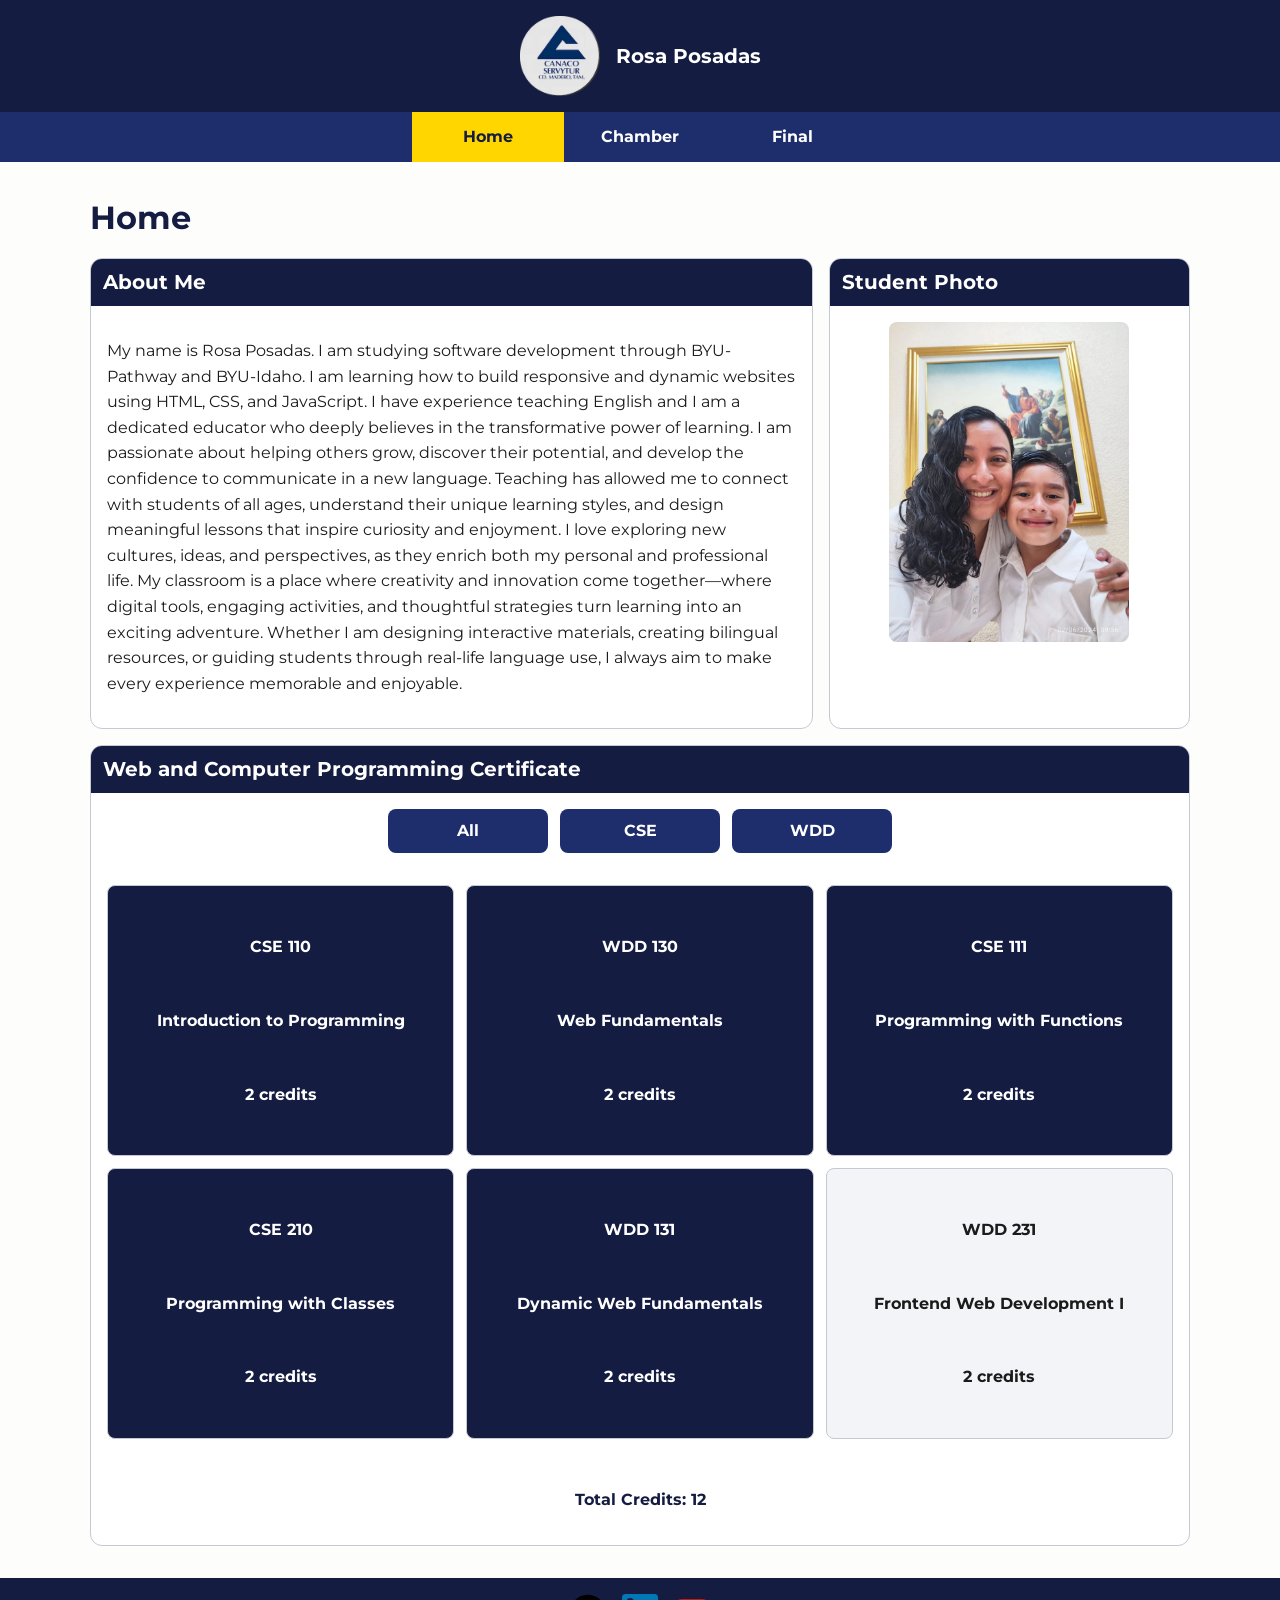
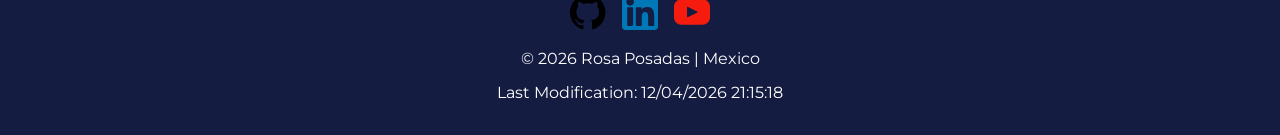
<file: index.html>
<!DOCTYPE html>
<html lang="en">

<head>
    <meta charset="UTF-8">

    <meta name="viewport" content="width=device-width, initial-scale=1.0">

    <meta name="description"
        content="WDD 231 course home page for Rosa Posadas. This page includes responsive navigation, course information, and dynamic course cards.">

    <meta name="author" content="Rosa Posadas">

    <title>WDD 231 | Course Home Page | Rosa Posadas</title>
    <link rel="icon" href="favicon.ico">
    
    <meta property="og:title" content="WDD 231 Course Home Page | Rosa Posadas">
    <meta property="og:description" content="Explore Rosa Posadas' WDD 231 course home page with course information.">
    <meta property="og:image" content="https://rosapos.github.io/wdd231/images/canaco-logo.webp">
    <meta property="og:url" content="https://rosapos.github.io/wdd231/">
    
    <link rel="preconnect" href="https://fonts.googleapis.com">
    <link rel="preconnect" href="https://fonts.gstatic.com" crossorigin>
    <link href="https://fonts.googleapis.com/css2?family=Montserrat:wght@400;600;700&display=swap" rel="stylesheet">

    <link rel="stylesheet" href="styles/normalize.css">
    <link rel="stylesheet" href="styles/small.css">
    <link rel="stylesheet" href="styles/larger.css">

    <script src="scripts/navigation.js" defer></script>
    <script src="scripts/dates.js" defer></script>
    <script src="scripts/courses.js" defer></script>
</head>

<body>
    <header>
        <div class="header-content">
            <img src="images/canaco-logo.webp" alt="CANACO Madero logo" class="site-logo">
            <span>Rosa Posadas</span>

            <button id="menuButton" aria-label="Open navigation menu">☰</button>
        </div>

        <nav id="navigation">
            <a class="active" href="index.html">Home</a>
            <a href="chamber/index.html">Chamber</a>
            <a href="final/index.html">Final</a>
        </nav>
    </header>

    <main>
        <h1>Home</h1>

        <div class="home-grid">
            <section class="card about-card">
                <h2>About Me</h2>
                <p>
                    My name is Rosa Posadas. I am studying software development through
                    BYU-Pathway and BYU-Idaho. I am learning how to build responsive and
                    dynamic websites using HTML, CSS, and JavaScript. I have experience
                    teaching English and I am a dedicated educator who deeply believes in
                    the transformative power of learning. I am passionate about helping
                    others grow, discover their potential, and develop the confidence to
                    communicate in a new language. Teaching has allowed me to connect with
                    students of all ages, understand their unique learning styles, and
                    design meaningful lessons that inspire curiosity and enjoyment.
                    I love exploring new cultures, ideas, and perspectives, as they enrich
                    both my personal and professional life. My classroom is a place where
                    creativity and innovation come together—where digital tools, engaging
                    activities, and thoughtful strategies turn learning into an exciting
                    adventure. Whether I am designing interactive materials, creating
                    bilingual resources, or guiding students through real-life language
                    use, I always aim to make every experience memorable and enjoyable.
                </p>
            </section>

            <section class="card photo-card">
                <h2>Student Photo</h2>
                <img src="images/profile.webp" alt="Rosa Posadas profile photo">
            </section>
        </div>

        <section class="card certificate-card">
            <h2>Web and Computer Programming Certificate</h2>

            <div class="filter-buttons">
                <button id="allButton">All</button>
                <button id="cseButton">CSE</button>
                <button id="wddButton">WDD</button>
            </div>

            <div id="courseContainer" class="course-container"></div>

            <p id="creditTotal" class="credit-total"></p>
        </section>
    </main>

    <footer>
        <div class="social-links">
            <a href="https://github.com/" target="_blank">
                <img src="images/github.svg" alt="GitHub">
            </a>

            <a href="https://www.linkedin.com/" target="_blank">
                <img src="images/linkedin.svg" alt="LinkedIn">
            </a>

            <a href="https://www.youtube.com/" target="_blank">
                <img src="images/youtube.svg" alt="YouTube">
            </a>
        </div>

        <p>
            &copy; <span id="currentyear"></span> Rosa Posadas | Mexico
        </p>

        <p id="lastModified"></p>
    </footer>
</body>

</html>
</file>
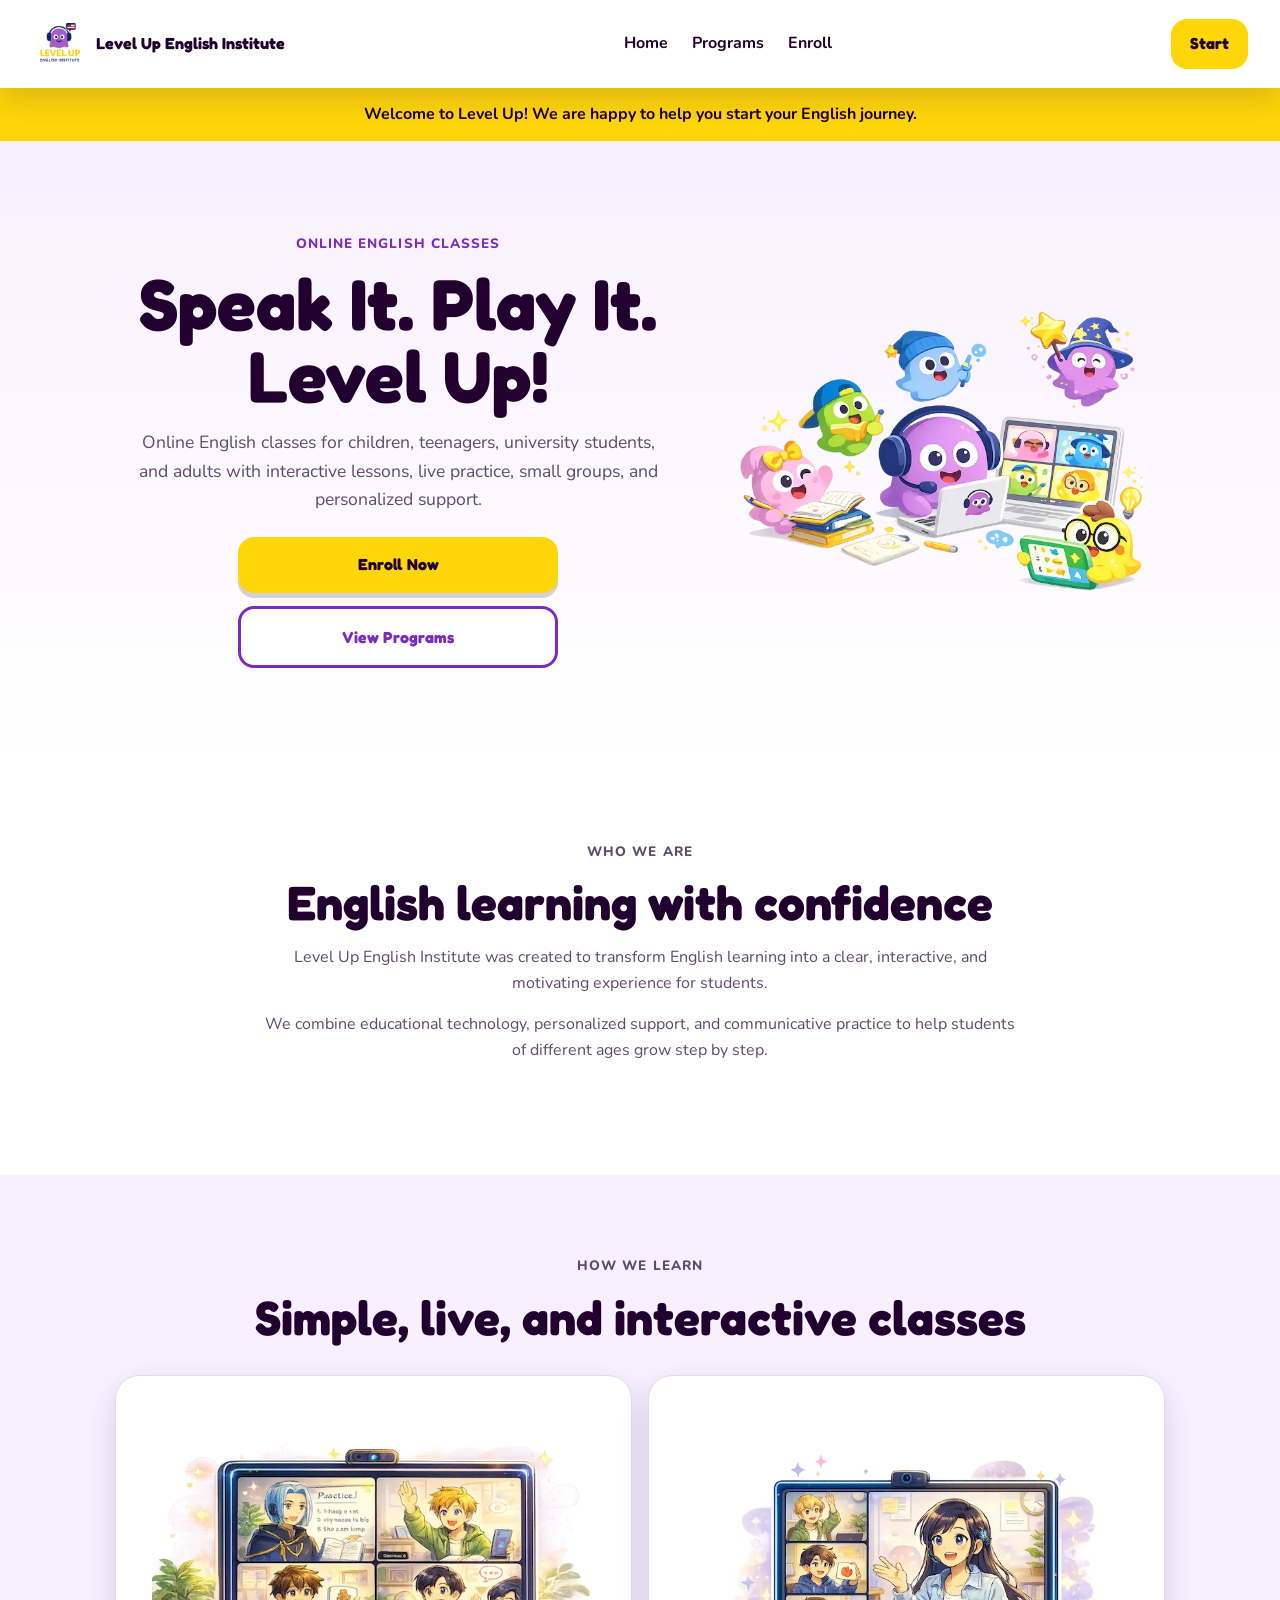
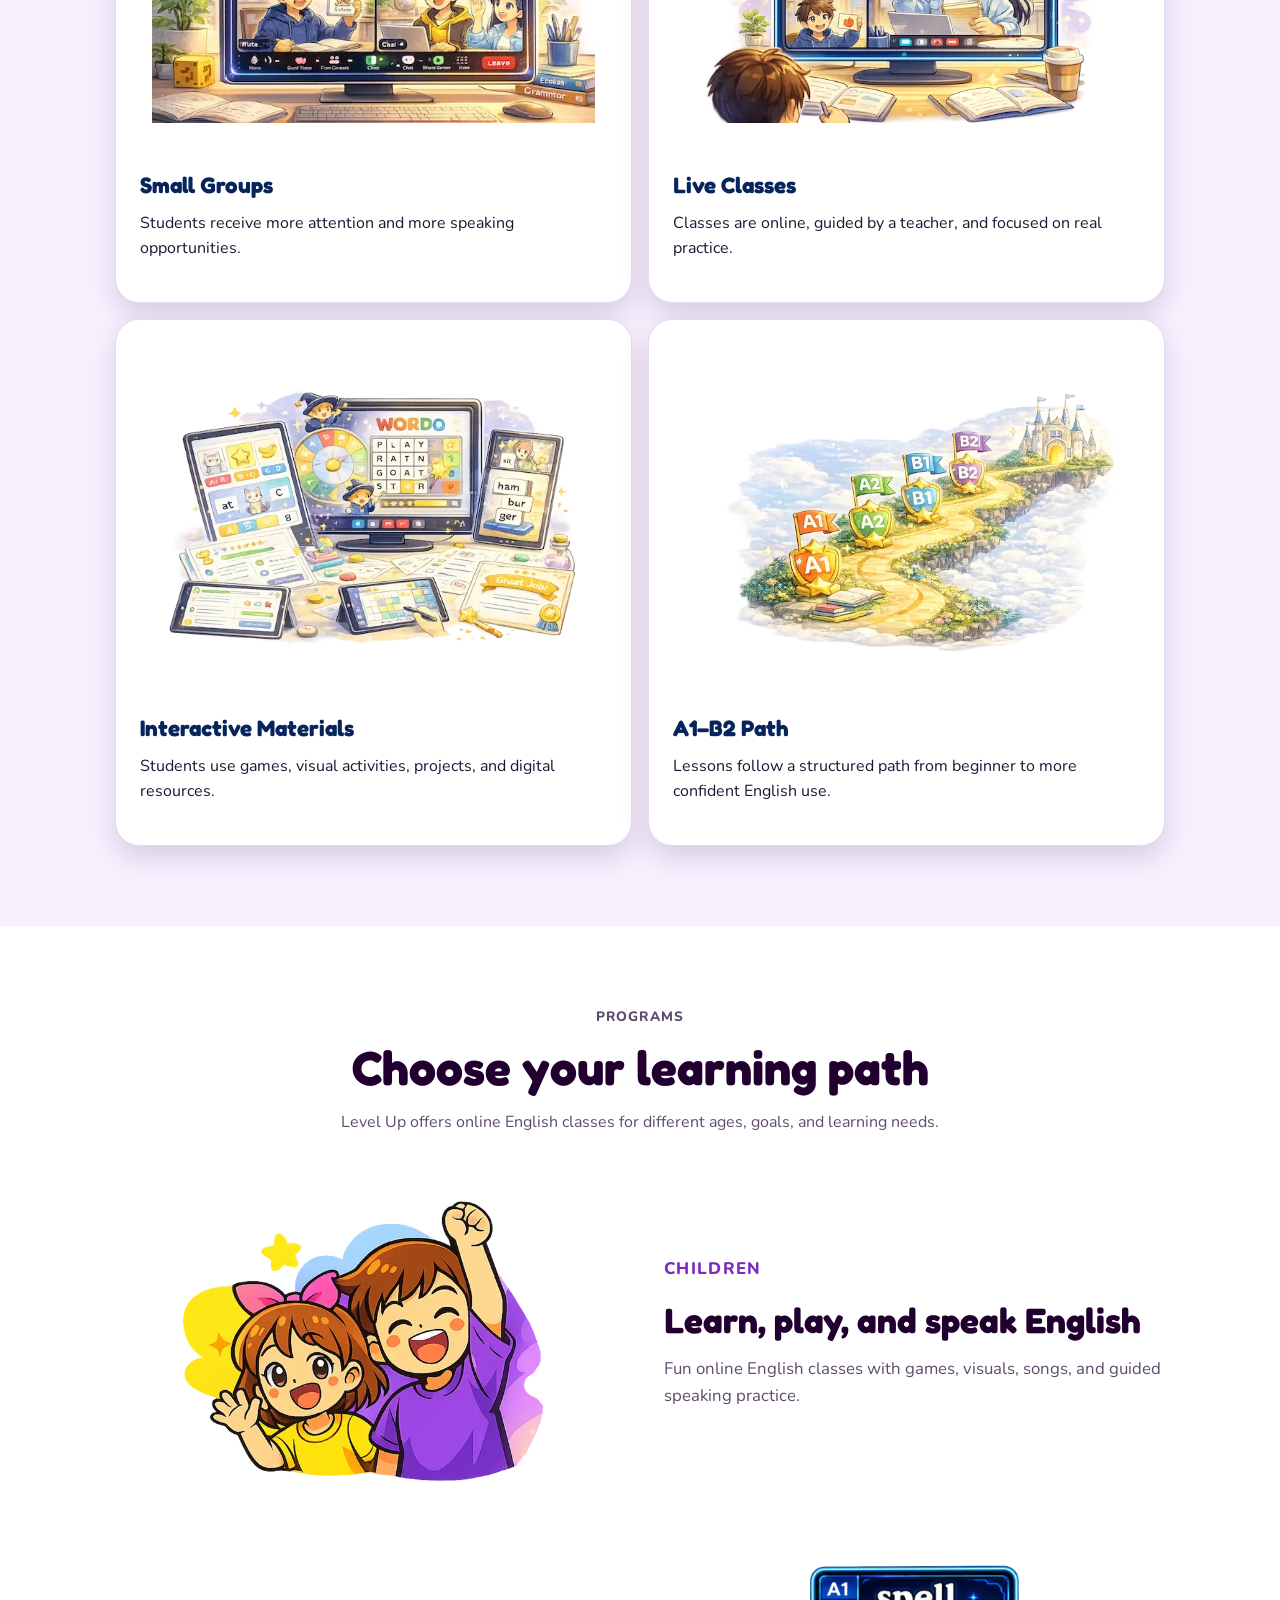
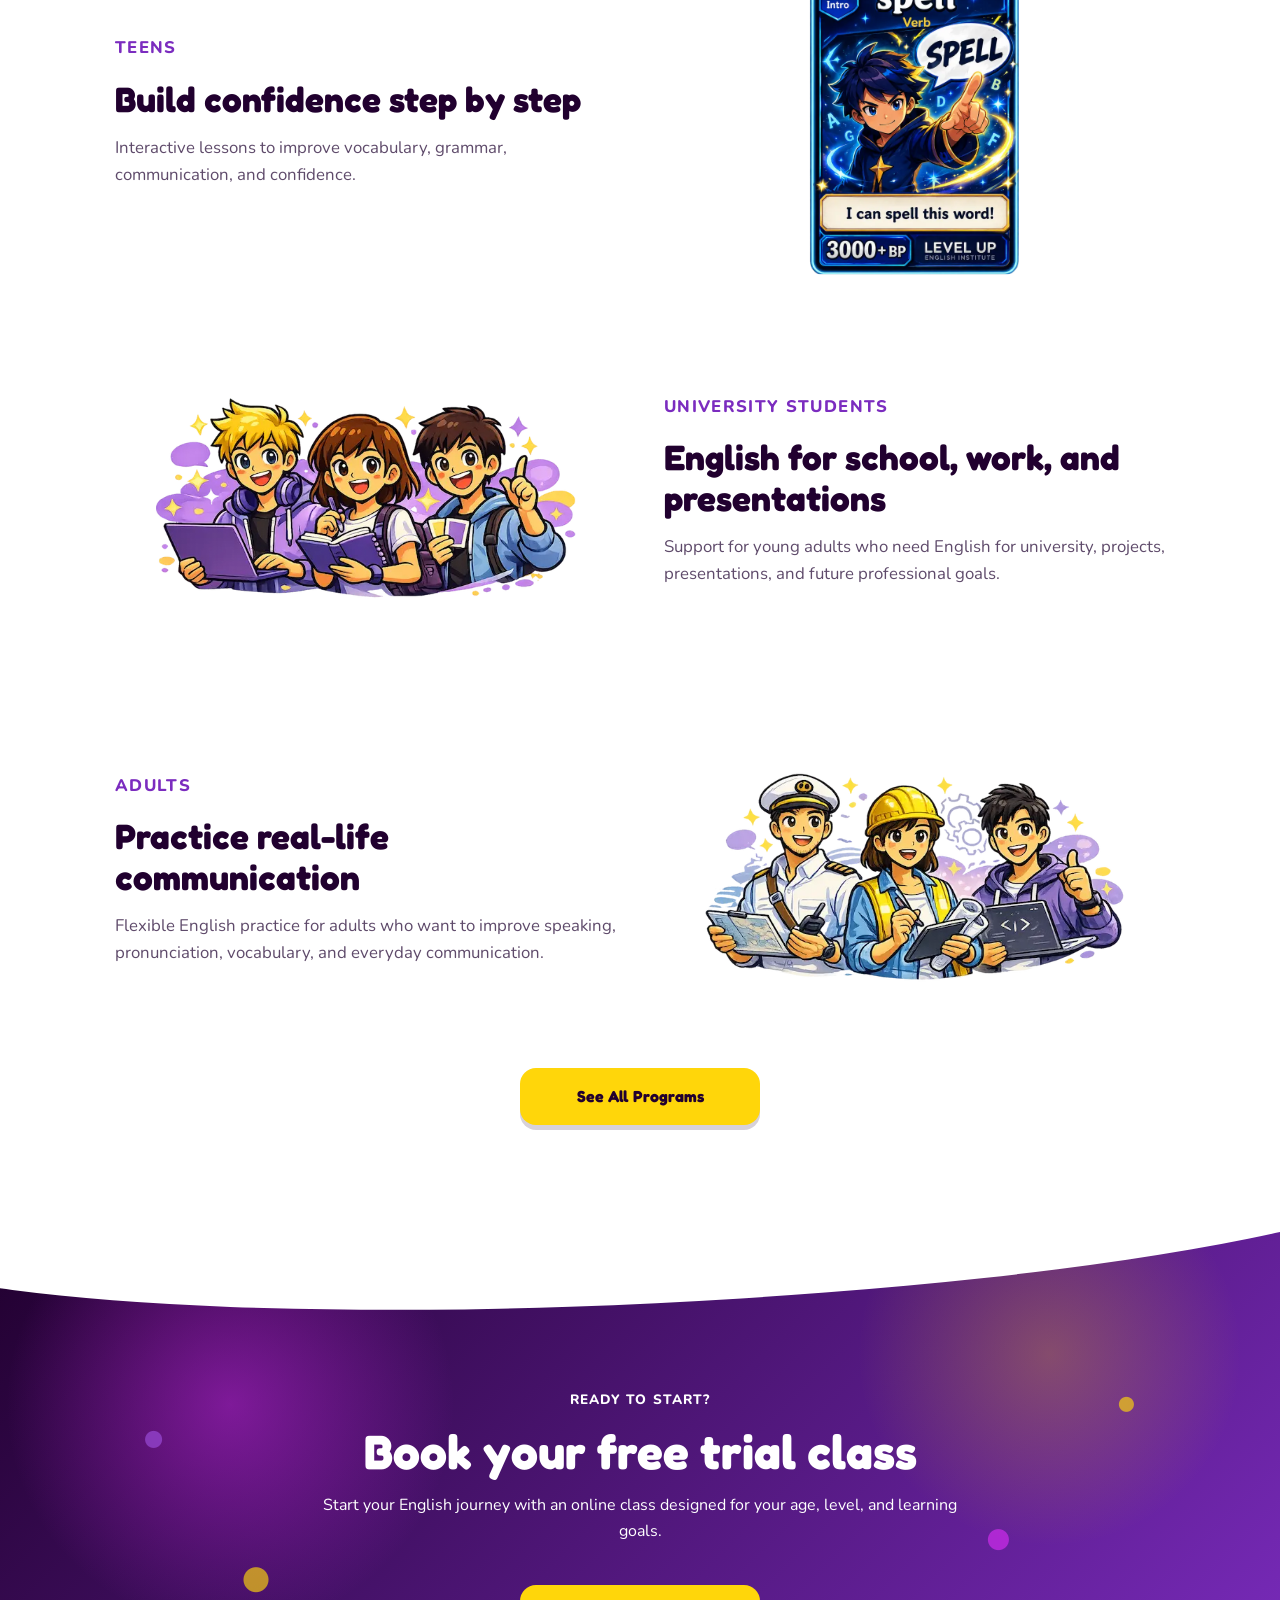
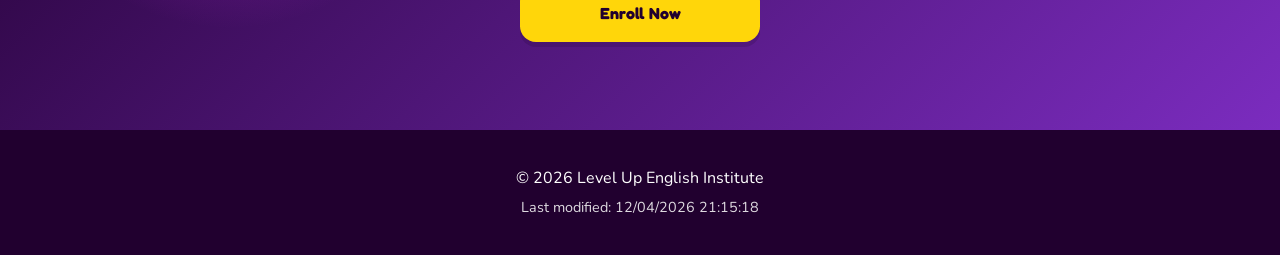
<file: project/index.html>
<!DOCTYPE html>
<html lang="en">

<head>
    <meta charset="UTF-8">
    <meta name="viewport" content="width=device-width, initial-scale=1.0">

    <meta name="description"
        content="Level Up English Institute offers online English classes for children, teenagers, university students, and adults with interactive lessons, small groups, and personalized support.">
    <meta name="author" content="Rosa Posadas">

    <meta property="og:title" content="Level Up English Institute">
    <meta property="og:description"
        content="Online English classes for children, teenagers, university students, and adults. Speak it. Play it. Level Up!">
    <meta property="og:type" content="website">
    <meta property="og:url" content="https://rosapos.github.io/wdd231/project/index.html">
    <meta property="og:image" content="https://rosapos.github.io/wdd231/project/images/level-up-preview.png">
    <meta property="og:image:width" content="1200">
    <meta property="og:image:height" content="630">
    <meta property="og:image:alt" content="Level Up English Institute online English classes">

    <meta name="twitter:card" content="summary_large_image">
    <meta name="twitter:title" content="Level Up English Institute">
    <meta name="twitter:description"
        content="Online English classes for children, teenagers, university students, and adults.">
    <meta name="twitter:image" content="https://rosapos.github.io/wdd231/project/images/level-up-preview.png">

    <title>Level Up English Institute</title>

    <link rel="icon" href="favicon.ico">

    <link rel="preconnect" href="https://fonts.googleapis.com">
    <link rel="preconnect" href="https://fonts.gstatic.com" crossorigin>
    <link
        href="https://fonts.googleapis.com/css2?family=Fredoka:wght@500;600;700&family=Nunito:wght@400;600;700;800&display=swap"
        rel="stylesheet">

    <link rel="stylesheet" href="styles/normalize.css">
    <link rel="stylesheet" href="styles/styles.css">

    <script src="scripts/main.js" defer></script>
</head>

<body>
    <header class="site-header">
        <a class="logo" href="index.html" aria-label="Level Up English Institute home">
            <img src="https://rosapos.github.io/wdd231/project/images/level-up-logo.webp"
                alt="Level Up English Institute logo" width="80" height="80">
            <span>Level Up English Institute</span>
        </a>

        <button id="menuButton" class="menu-button" type="button" aria-label="Open navigation menu"
            aria-expanded="false">
            ☰
        </button>

        <nav id="navigation" class="navigation">
            <a href="index.html">Home</a>
            <a href="programs.html">Programs</a>
            <a href="enroll.html">Enroll</a>
        </nav>

        <a class="header-cta" href="enroll.html">Start</a>
    </header>

    <div id="visitMessage" class="visit-message" aria-live="polite"></div>

    <main>
        <section class="hero">
            <div class="hero-content">
                <p class="eyebrow">Online English classes</p>

                <h1>Speak It. Play It. Level Up!</h1>

                <p class="hero-text">
                    Online English classes for children, teenagers, university students, and adults
                    with interactive lessons, live practice, small groups, and personalized support.
                </p>

                <div class="hero-buttons">
                    <a class="primary-button" href="enroll.html">Enroll Now</a>
                    <a class="secondary-button" href="programs.html">View Programs</a>
                </div>
            </div>

            <div class="hero-visual">
                <img src="images/level-up-hero.webp"
                    alt="Level Up English Institute students learning online with the Level Up mascot" width="520"
                    height="420">
            </div>
        </section>

        <section class="about-section">
            <div class="section-text">
                <p class="eyebrow">Who we are</p>
                <h2>English learning with confidence</h2>
                <p>
                    Level Up English Institute was created to transform English learning
                    into a clear, interactive, and motivating experience for students.
                </p>
                <p>
                    We combine educational technology, personalized support, and
                    communicative practice to help students of different ages grow step by step.
                </p>
            </div>
        </section>

        <section class="learning-section">
            <div class="section-heading">
                <p class="eyebrow">How we learn</p>
                <h2>Simple, live, and interactive classes</h2>
            </div>

            <div class="benefits-grid">
                <article class="benefit-card">
                    <img src="images/small-groups.webp" alt="Small group of students learning English online"
                        width="400" height="300" loading="lazy" decoding="async">
                    <h3>Small Groups</h3>
                    <p>Students receive more attention and more speaking opportunities.</p>
                </article>

                <article class="benefit-card">
                    <img src="images/live-online-classes.webp" alt="Live online English class with a teacher"
                        width="400" height="300" loading="lazy" decoding="async">
                    <h3>Live Classes</h3>
                    <p>Classes are online, guided by a teacher, and focused on real practice.</p>
                </article>

                <article class="benefit-card">
                    <img src="images/interactive-materials.webp"
                        alt="Interactive digital materials for English learning" width="400" height="300" loading="lazy"
                        decoding="async">
                    <h3>Interactive Materials</h3>
                    <p>Students use games, visual activities, projects, and digital resources.</p>
                </article>

                <article class="benefit-card">
                    <img src="images/learning-path.webp" alt="Structured English learning path from A1 to B2"
                        width="400" height="300" loading="lazy" decoding="async">
                    <h3>A1–B2 Path</h3>
                    <p>Lessons follow a structured path from beginner to more confident English use.</p>
                </article>
            </div>
        </section>

        <section class="featured-programs">
            <div class="section-heading">
                <p class="eyebrow">Programs</p>
                <h2>Choose your learning path</h2>
                <p>
                    Level Up offers online English classes for different ages, goals,
                    and learning needs.
                </p>
            </div>

            <div class="program-showcase">
                <article class="program-row">
                    <div class="program-image">
                        <img src="images/children-program.webp" alt="Children learning English online" width="400"
                            height="300" loading="lazy" decoding="async">
                    </div>

                    <div class="program-text">
                        <p class="eyebrow">Children</p>
                        <h3>Learn, play, and speak English</h3>
                        <p>
                            Fun online English classes with games, visuals, songs, and guided speaking practice.
                        </p>
                    </div>
                </article>

                <article class="program-row reverse">
                    <div class="program-image">
                        <img src="images/teens-program.webp" alt="Teenagers practicing English online" width="400"
                            height="300" loading="lazy" decoding="async">
                    </div>

                    <div class="program-text">
                        <p class="eyebrow">Teens</p>
                        <h3>Build confidence step by step</h3>
                        <p>
                            Interactive lessons to improve vocabulary, grammar, communication, and confidence.
                        </p>
                    </div>
                </article>

                <article class="program-row">
                    <div class="program-image">
                        <img src="images/university-program.webp" alt="University students learning English online"
                            width="400" height="300" loading="lazy" decoding="async">
                    </div>

                    <div class="program-text">
                        <p class="eyebrow">University Students</p>
                        <h3>English for school, work, and presentations</h3>
                        <p>
                            Support for young adults who need English for university, projects, presentations,
                            and future professional goals.
                        </p>
                    </div>
                </article>

                <article class="program-row reverse">
                    <div class="program-image">
                        <img src="images/adults-program.webp" alt="Adults practicing English conversation online"
                            width="400" height="300" loading="lazy" decoding="async">
                    </div>

                    <div class="program-text">
                        <p class="eyebrow">Adults</p>
                        <h3>Practice real-life communication</h3>
                        <p>
                            Flexible English practice for adults who want to improve speaking, pronunciation,
                            vocabulary, and everyday communication.
                        </p>
                    </div>
                </article>
            </div>

            <div class="section-action">
                <a class="primary-button" href="programs.html">See All Programs</a>
            </div>
        </section>

        <section class="final-cta">
            <p class="eyebrow">Ready to start?</p>
            <h2>Book your free trial class</h2>
            <p>
                Start your English journey with an online class designed for your age,
                level, and learning goals.
            </p>
            <a class="primary-button" href="enroll.html">Enroll Now</a>
        </section>
    </main>

    <footer>
        <p>&copy; <span id="currentyear"></span> Level Up English Institute</p>
        <p id="lastModified"></p>
    </footer>
</body>

</html>
</file>
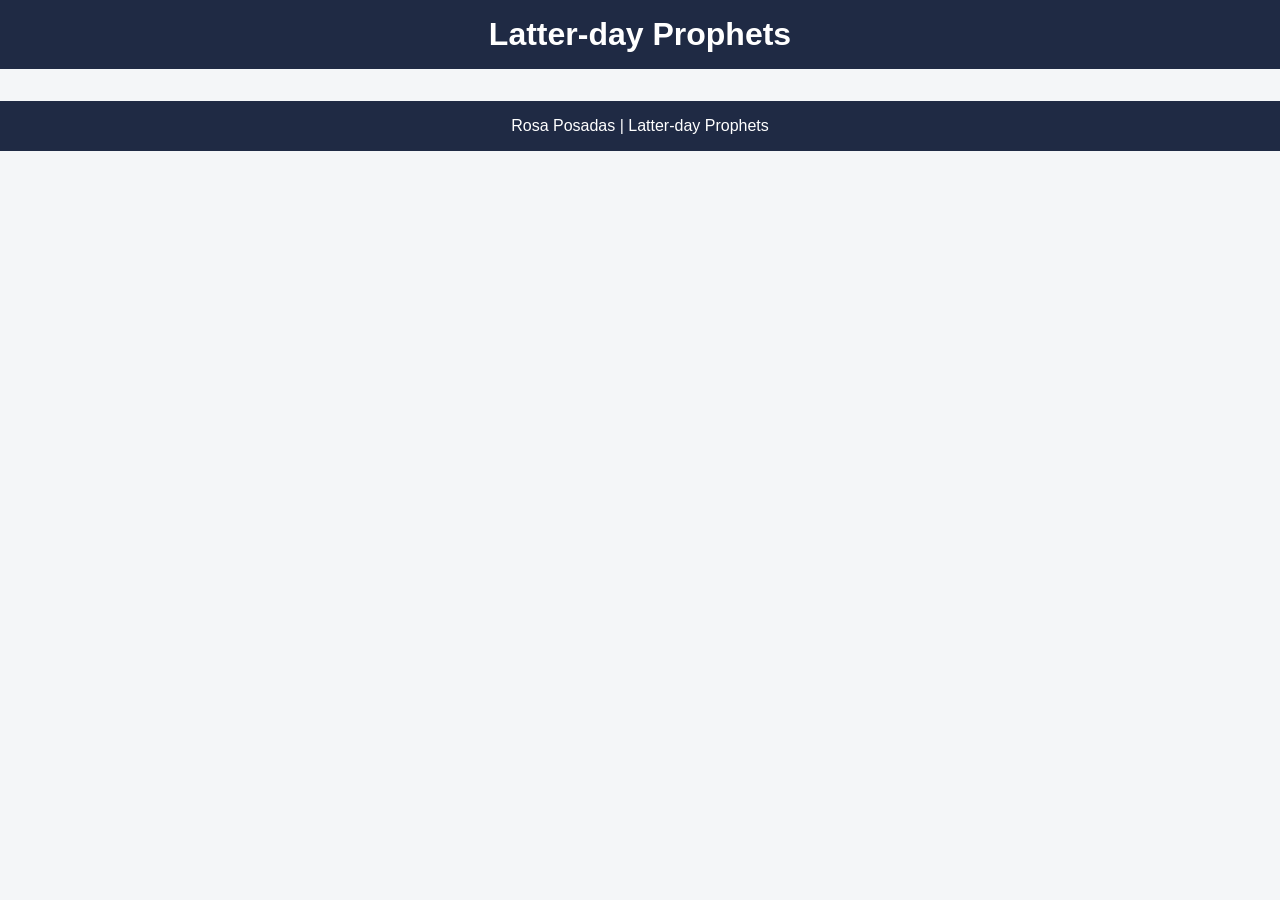
<file: prophets.html>
<!DOCTYPE html>
<html lang="en">
<head>
  <meta charset="UTF-8">
  <meta name="viewport" content="width=device-width, initial-scale=1.0">
  <meta name="description" content="Latter-day Prophets page using the Fetch API, JSON data, and dynamic cards.">
  <meta name="author" content="Rosa Posadas">

  <title>WDD 231 | Latter-day Prophets</title>

  <link rel="icon" href="favicon.ico">
  <link rel="stylesheet" href="styles/normalize.css">
  <link rel="stylesheet" href="styles/prophets.css">

  <script src="scripts/prophets.js" defer></script>
</head>

<body>
  <header>
    <h1>Latter-day Prophets</h1>
  </header>

  <main>
    <div id="cards"></div>
  </main>

  <footer>
    Rosa Posadas | Latter-day Prophets
  </footer>
</body>
</html>
</file>
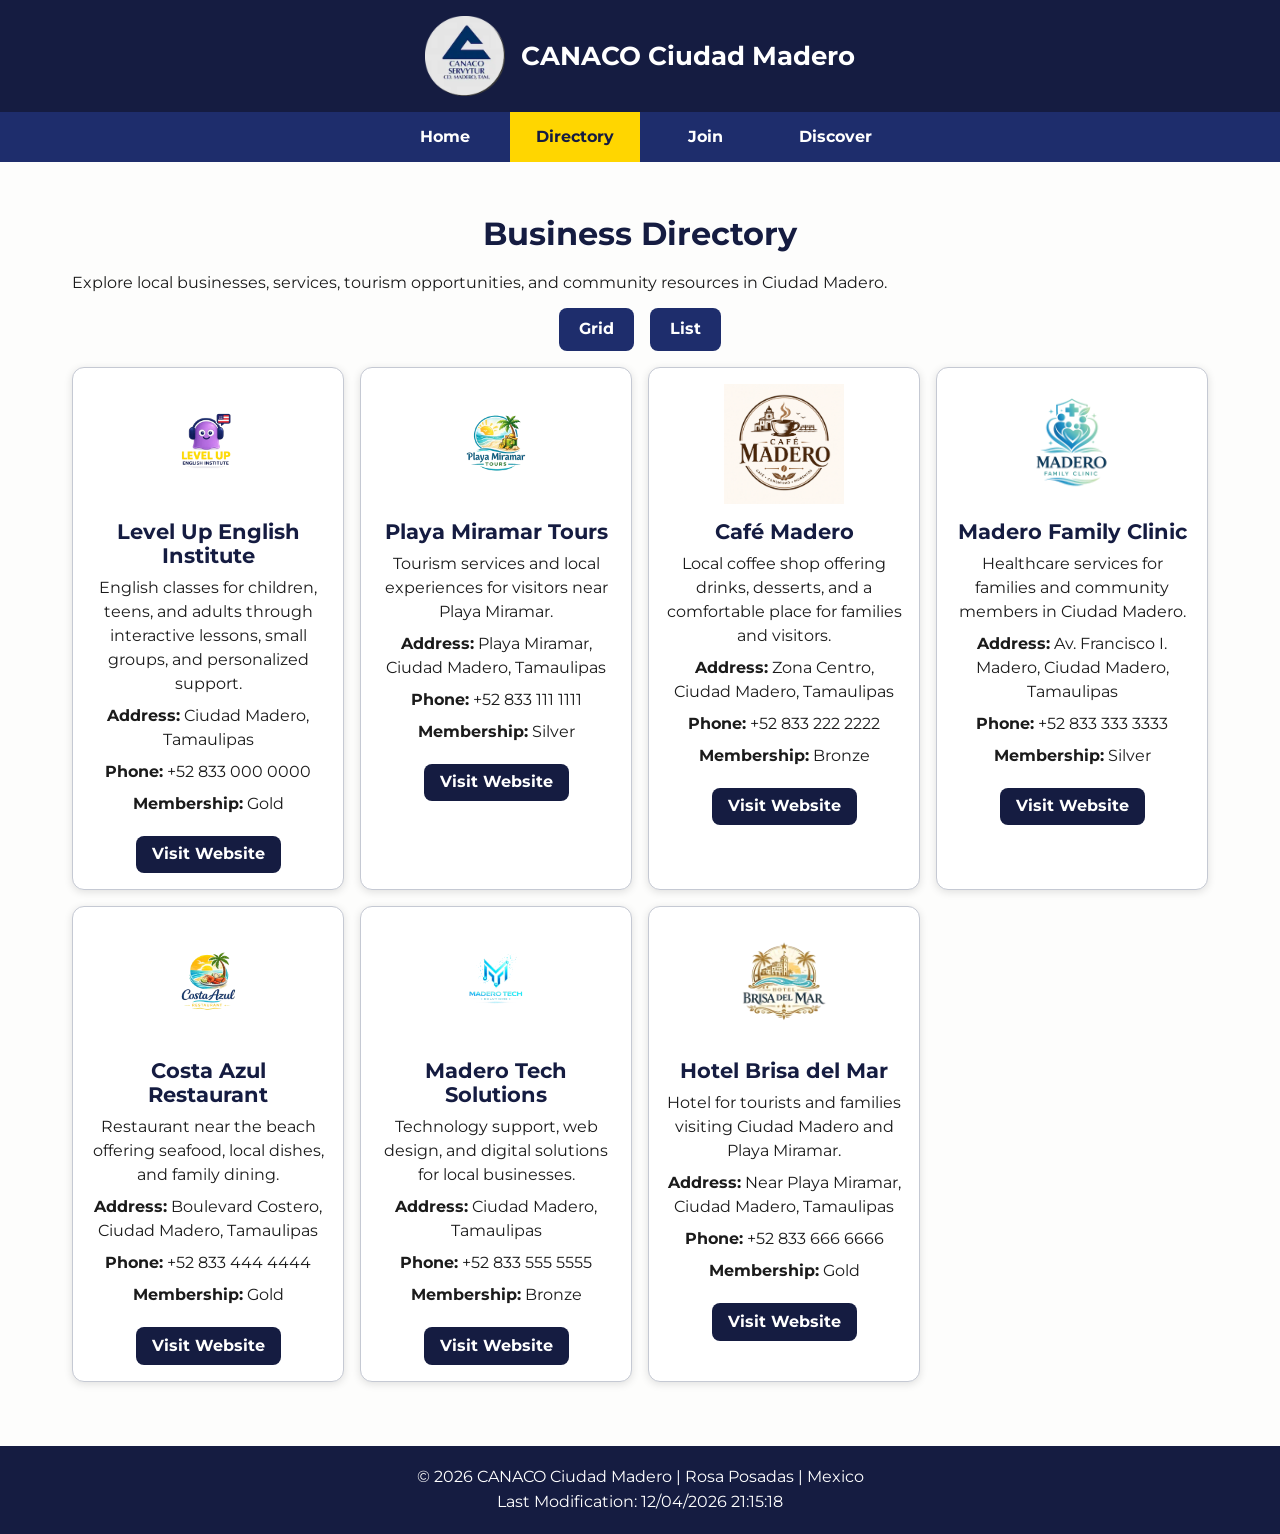
<file: chamber/directory.html>
<!DOCTYPE html>
<html lang="en">

<head>
    <meta charset="UTF-8">

    <meta name="viewport" content="width=device-width, initial-scale=1.0">

    <meta name="description"
        content="Business directory for CANACO Ciudad Madero with local businesses, services, tourism resources, and community opportunities.">

    <meta name="author" content="Rosa Posadas">

    <title>CANACO Ciudad Madero | Business Directory</title>

    <link rel="icon" href="../favicon.ico">

    <meta property="og:title" content="CANACO Ciudad Madero Business Directory">
    <meta property="og:description"
        content="Discover local businesses, services, tourism resources, and community opportunities in Ciudad Madero.">
    <meta property="og:image" content="https://rosapos.github.io/wdd231/images/canaco-logo.webp">
    <meta property="og:url" content="https://rosapos.github.io/wdd231/chamber/directory.html">

    <link rel="stylesheet" href="styles/normalize.css">
    <link rel="stylesheet" href="styles/small.css">
    <link rel="stylesheet" href="styles/larger.css">

    <!-- Google Fonts -->
    <link rel="preconnect" href="https://fonts.googleapis.com">
    <link rel="preconnect" href="https://fonts.gstatic.com" crossorigin>
    <link href="https://fonts.googleapis.com/css2?family=Montserrat:wght@400;600;700&display=swap" rel="stylesheet">

    <script src="scripts/directory.js" defer></script>
</head>

<body>
    <header>
        <div class="header-content">
            <img src="images/canaco-logo.webp" alt="CANACO Ciudad Madero logo" class="site-logo" width="96" height="96">

            <span>CANACO Ciudad Madero</span>

            <button id="menuButton" aria-label="Open navigation menu">☰</button>
        </div>

        <nav id="navigation">
            <a href="index.html">Home</a>
            <a class="active" href="directory.html">Directory</a>
            <a href="#">Join</a>
            <a href="#">Discover</a>
        </nav>
    </header>

    <main>
        <h1>Business Directory</h1>

        <p class="directory-intro">
            Explore local businesses, services, tourism opportunities, and community resources in Ciudad Madero.
        </p>

        <div class="view-buttons">
            <button id="gridButton" type="button" aria-label="Display members in grid view">Grid</button>
            <button id="listButton" type="button" aria-label="Display members in list view">List</button>
        </div>

        <section id="members" class="grid-view" aria-label="Business directory members"></section>
    </main>

    <footer>
        <p>
            &copy; <span id="currentyear"></span> CANACO Ciudad Madero | Rosa Posadas | Mexico
        </p>

        <p id="lastModified"></p>
    </footer>
</body>

</html>
</file>
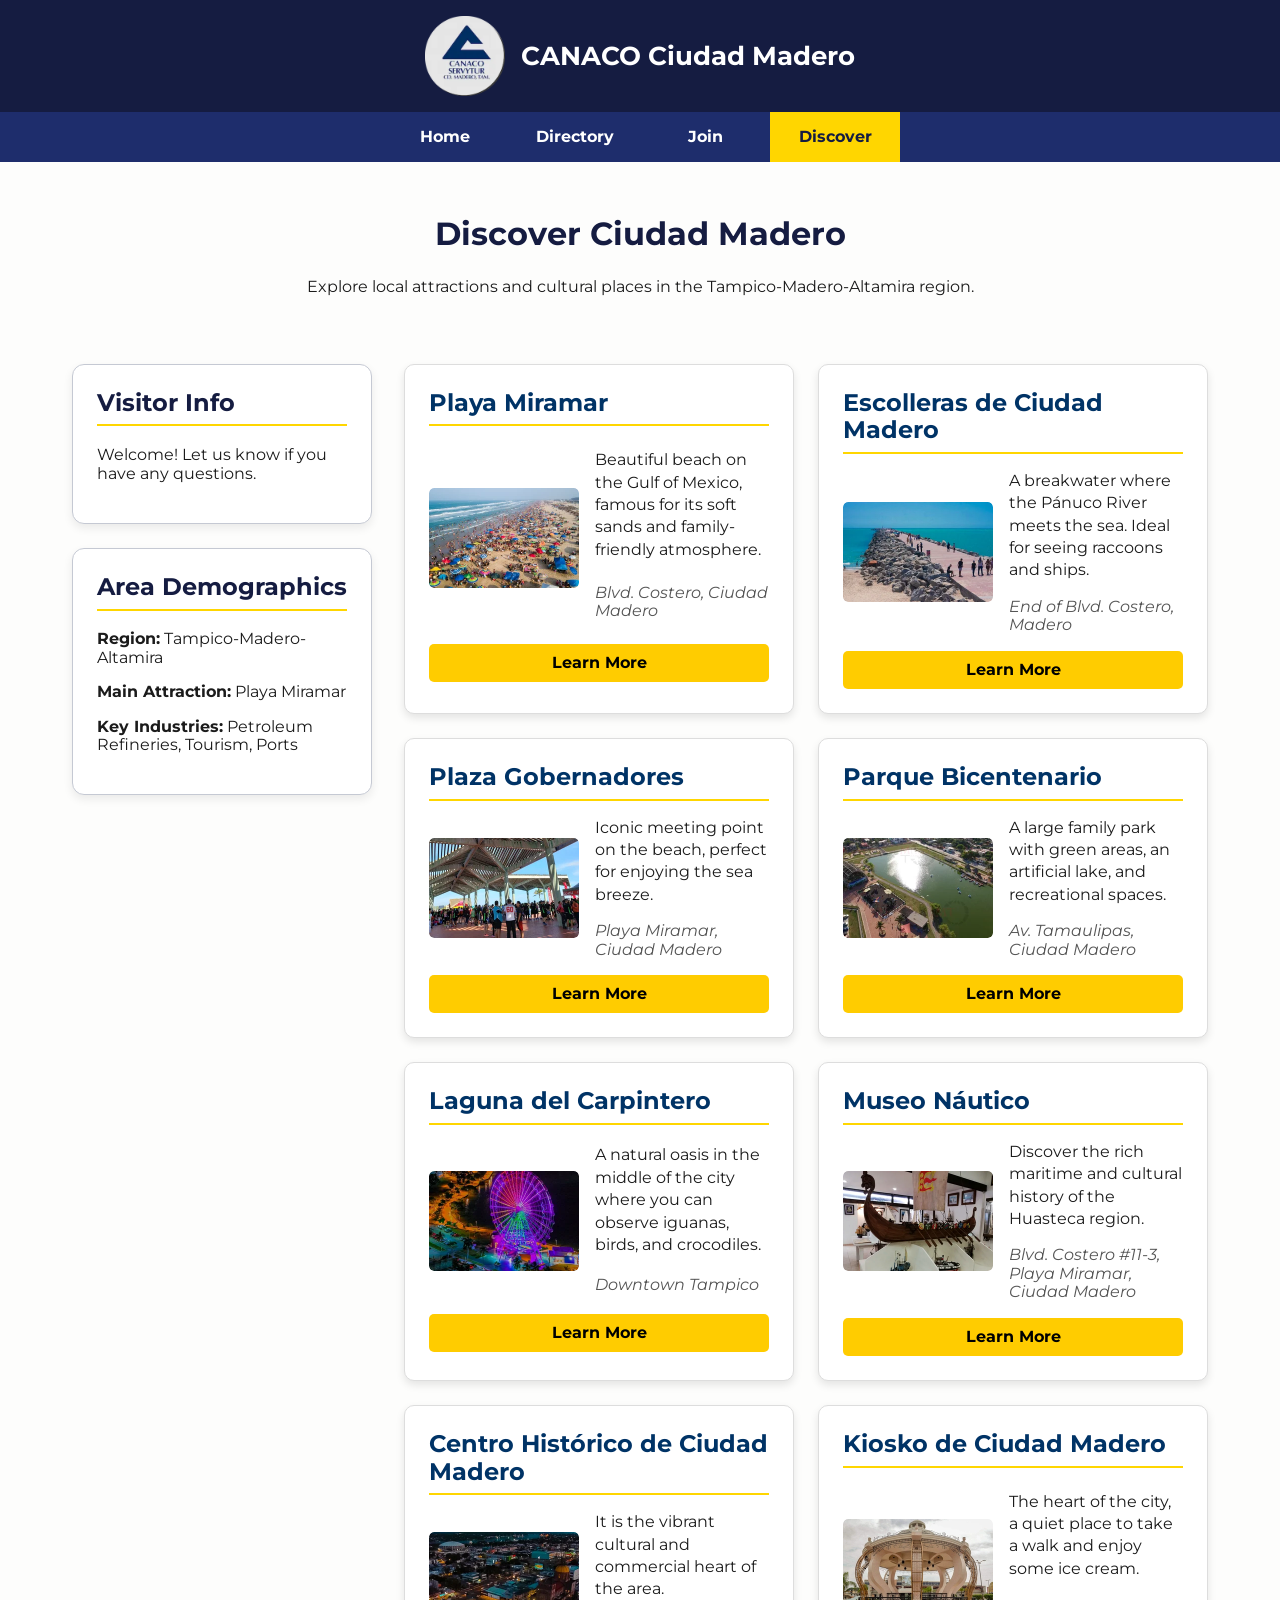
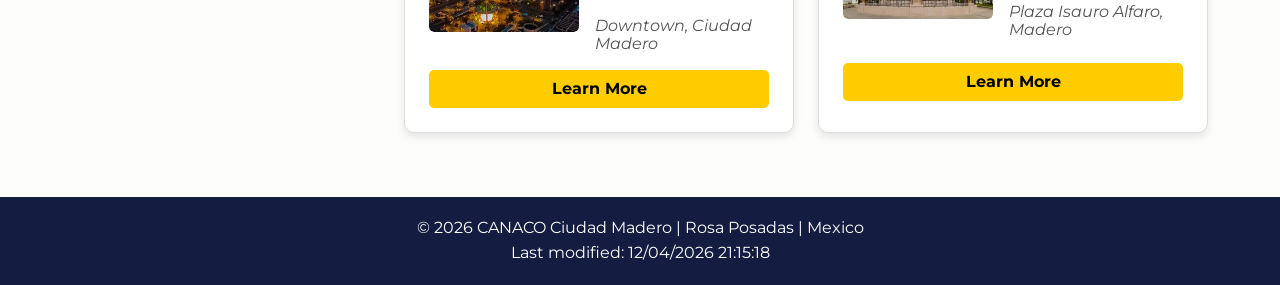
<file: chamber/discover.html>
<!DOCTYPE html>
<html lang="en">

<head>
  <meta charset="UTF-8">
  <meta name="viewport" content="width=device-width, initial-scale=1.0">

  <!-- SEO Meta Tags -->
  <meta name="description"
    content="Discover Ciudad Madero, Playa Miramar, and the Tampico-Madero-Altamira region. Explore local attractions, landmarks, and area history.">
  <meta name="author" content="Rosa Posadas">

  <title>Discover | CANACO Ciudad Madero</title>

  <link rel="icon" href="favicon.ico">

  <!-- Stylesheets -->
  <link rel="stylesheet" href="styles/normalize.css">
  <link rel="stylesheet" href="styles/small.css">
  <link rel="stylesheet" href="styles/larger.css">

  <!-- Google Fonts -->
  <link rel="preconnect" href="https://fonts.googleapis.com">
  <link rel="preconnect" href="https://fonts.gstatic.com" crossorigin>
  <link href="https://fonts.googleapis.com/css2?family=Montserrat:wght@400;600;700&display=swap" rel="stylesheet">

  <!-- Discover script (using ES Module) -->
  <script type="module" src="scripts/discover.mjs"></script>
</head>

<body>
  <!-- ===== HEADER ===== -->
  <header>
    <div class="header-content">
      <img src="images/canaco-logo.webp" alt="CANACO Ciudad Madero logo" class="site-logo" width="96" height="96">
      <span>CANACO Ciudad Madero</span>
      <button type="button" id="menuButton" aria-label="Open navigation menu" aria-expanded="false">☰</button>
    </div>

    <nav id="navigation">
      <a href="index.html">Home</a>
      <a href="directory.html">Directory</a>
      <a href="join.html">Join</a>
      <a class="active" href="discover.html">Discover</a>
    </nav>
  </header>

  <!-- ===== MAIN ===== -->
  <main class="discover-layout">

    <section class="discover-intro">
      <h1>Discover Ciudad Madero</h1>
      <p>Explore local attractions and cultural places in the Tampico-Madero-Altamira region.</p>
    </section>

    <!-- Barra lateral para mensajes y datos del área -->
    <aside class="sidebar">
      <div class="card message-card">
        <h2>Visitor Info</h2>
        <p id="visitor-message">Loading visitor information...</p>
      </div>

      <div class="card stats-card">
        <h2>Area Demographics</h2>
        <p><strong>Region:</strong> Tampico-Madero-Altamira</p>
        <p><strong>Main Attraction:</strong> Playa Miramar</p>
        <p><strong>Key Industries:</strong> Petroleum Refineries, Tourism, Ports</p>
      </div>
    </aside>

    <!-- Contenedor donde JavaScript colocará las 8 tarjetas -->
    <section id="places-container">
      <!-- Las tarjetas se generarán automáticamente aquí -->
    </section>
  </main>

  <!-- ===== FOOTER ===== -->
  <footer>
    <p>© <span id="currentyear"></span> CANACO Ciudad Madero | Rosa Posadas | Mexico</p>
    <p id="lastModified"></p>
  </footer>
</body>

</html>
</file>
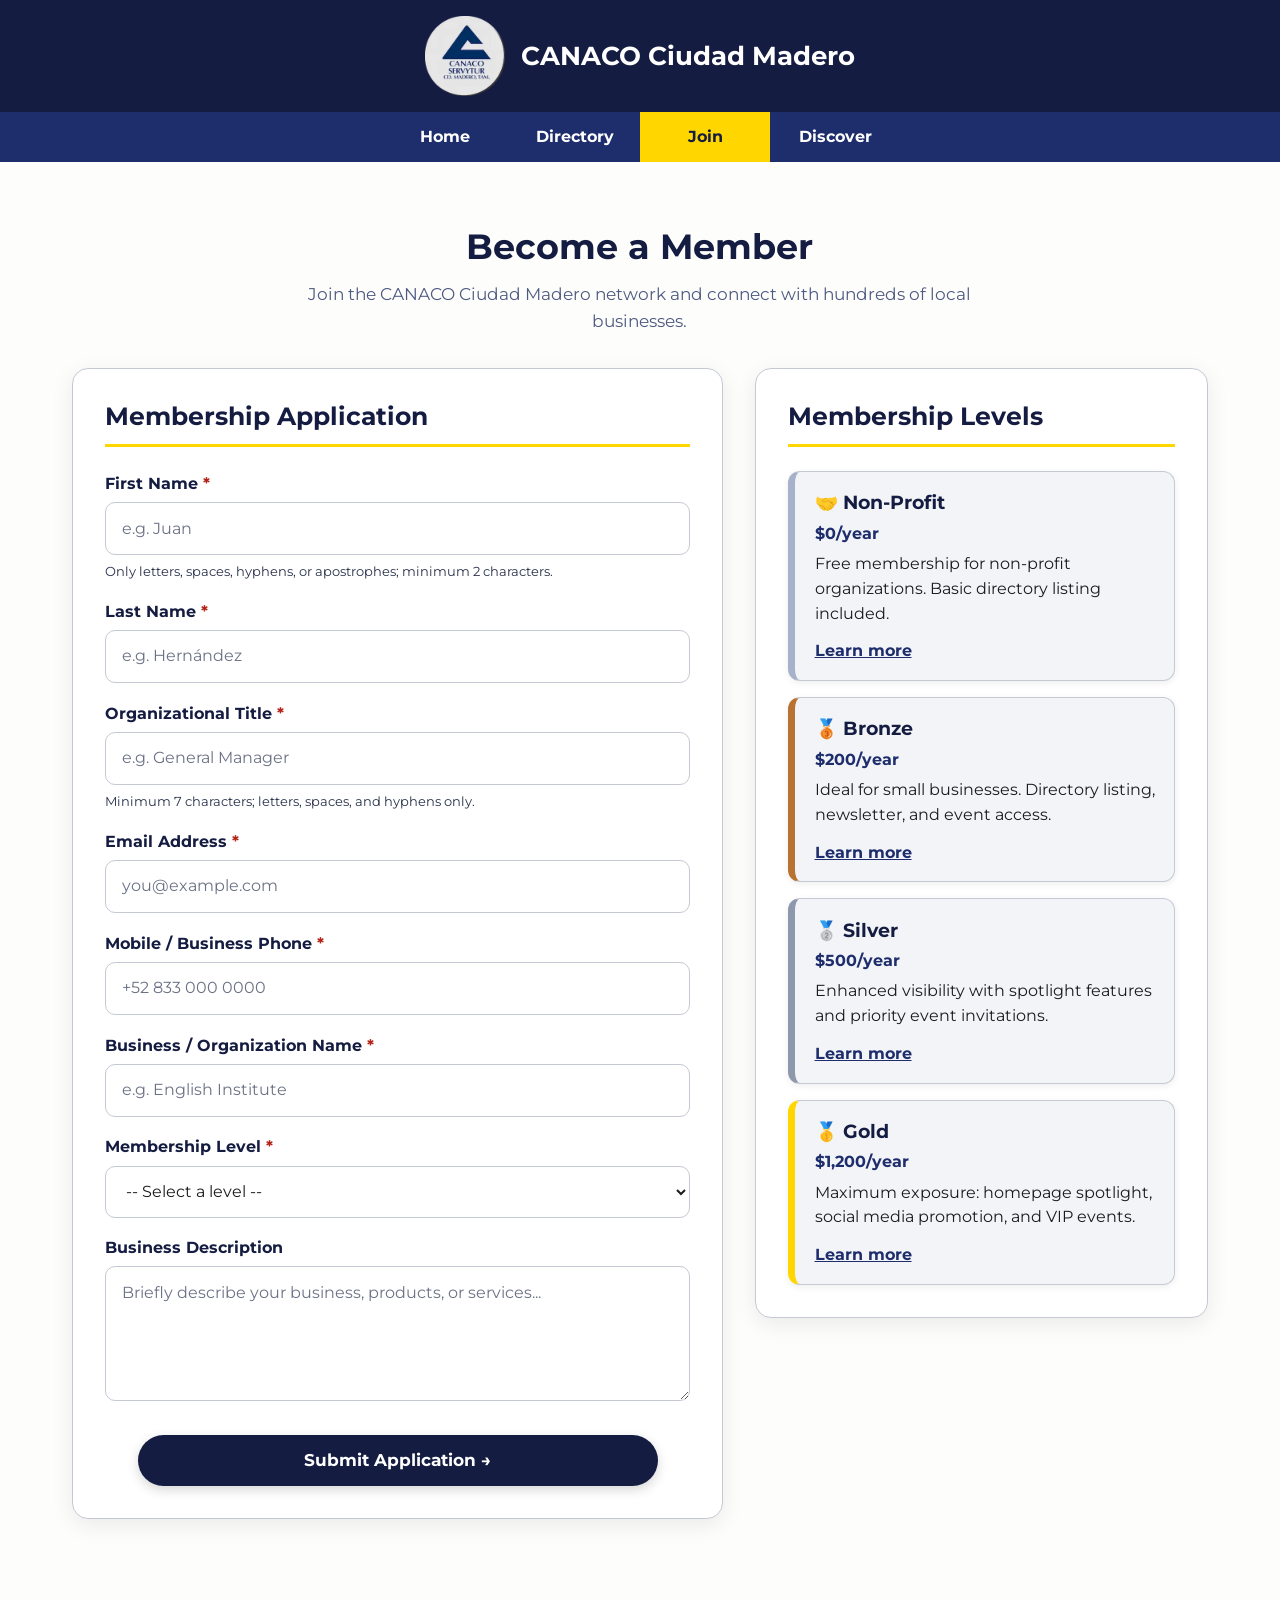
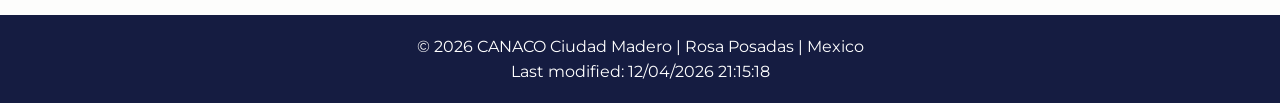
<file: chamber/join.html>
<!DOCTYPE html>
<html lang="en">

<head>
  <meta charset="UTF-8">
  <meta name="viewport" content="width=device-width, initial-scale=1.0">

  <!-- SEO Meta Tags -->
  <meta name="description"
    content="Join CANACO Ciudad Madero. Choose a membership level and submit your application to become part of our thriving business community.">
  <meta name="author" content="Rosa Posadas">

  <title>Join | CANACO Ciudad Madero</title>

  <link rel="icon" href="../favicon.ico">

  <!-- Open Graph -->
  <meta property="og:title" content="Join CANACO Ciudad Madero">
  <meta property="og:description"
    content="Become a member of CANACO Ciudad Madero and grow your business with our professional network.">
  <meta property="og:image" content="https://rosapos.github.io/wdd231/chamber/images/hero-madero.webp">
  <meta property="og:url" content="https://rosapos.github.io/wdd231/chamber/join.html">

  <!-- Stylesheets -->
  <link rel="stylesheet" href="styles/normalize.css">
  <link rel="stylesheet" href="styles/small.css">
  <link rel="stylesheet" href="styles/larger.css">
  <link rel="stylesheet" href="styles/join.css">

  <!-- Google Fonts -->
  <link rel="preconnect" href="https://fonts.googleapis.com">
  <link rel="preconnect" href="https://fonts.gstatic.com" crossorigin>
  <link href="https://fonts.googleapis.com/css2?family=Montserrat:wght@400;600;700&display=swap" rel="stylesheet">

  <!-- Join page script -->
  <script src="scripts/join.js" defer></script>
</head>

<body>
  <!-- ===== HEADER ===== -->
  <header>
    <div class="header-content">
      <img src="images/canaco-logo.webp" alt="CANACO Ciudad Madero logo" class="site-logo" width="96" height="96">
      <span>CANACO Ciudad Madero</span>
      <button type="button" id="menuButton" aria-label="Open navigation menu" aria-expanded="false">☰</button>
    </div>

    <nav id="navigation">
      <a href="index.html">Home</a>
      <a href="directory.html">Directory</a>
      <a class="active" href="join.html">Join</a>
      <a href="#">Discover</a>
    </nav>
  </header>

  <!-- ===== MAIN ===== -->
  <main>
    <div class="join-grid">

      <!-- Page heading -->
      <div>
        <h1>Become a Member</h1>
        <p class="join-subtitle">
          Join the CANACO Ciudad Madero network and connect with hundreds of local businesses.
        </p>
      </div>

      <!-- ── Application Form ── -->
      <section class="join-form-card" aria-labelledby="form-heading">
        <h2 id="form-heading">Membership Application</h2>

        <form id="joinForm" action="thankyou.html" method="get">

          <!-- First Name -->
          <div class="form-group">
            <label for="firstName">
              <span class="field-label required">First Name</span>
              <input type="text" id="firstName" name="firstName" title="Enter your first name" placeholder="e.g. Juan"
                autocomplete="given-name" pattern="[A-Za-zÀ-ÿ\s'\-]{2,}" required>
            </label>
            <p class="form-hint">Only letters, spaces, hyphens, or apostrophes; minimum 2 characters.</p>
          </div>

          <!-- Last Name -->
          <div class="form-group">
            <label for="lastName">
              <span class="field-label required">Last Name</span>
              <input type="text" id="lastName" name="lastName" title="Enter your last name" placeholder="e.g. Hernández"
                autocomplete="family-name" pattern="[A-Za-zÀ-ÿ\s'\-]{2,}" required>
            </label>
          </div>

          <!-- Organizational Title -->
          <div class="form-group">
            <label for="orgTitle">
              <span class="field-label required">Organizational Title</span>
              <input type="text" id="orgTitle" name="orgTitle" title="Enter at least 7 letters, spaces, or hyphens only"
                placeholder="e.g. General Manager" autocomplete="organization-title" pattern="[A-Za-z\s\-]{7,}"
                required>
            </label>
            <p class="form-hint">Minimum 7 characters; letters, spaces, and hyphens only.</p>
          </div>

          <!-- Email -->
          <div class="form-group">
            <label for="email">
              <span class="field-label required">Email Address</span>
              <input type="email" id="email" name="email" title="Enter your email address" placeholder="you@example.com"
                autocomplete="email" required>
            </label>
          </div>

          <!-- Phone -->
          <div class="form-group">
            <label for="phone">
              <span class="field-label required">Mobile / Business Phone</span>
              <input type="tel" id="phone" name="phone" title="Enter your mobile phone number"
                placeholder="+52 833 000 0000" autocomplete="tel" required>
            </label>
          </div>

          <!-- Business Name -->
          <div class="form-group">
            <label for="businessName">
              <span class="field-label required">Business / Organization Name</span>
              <input type="text" id="businessName" name="businessName" title="Enter your business or organization name"
                placeholder="e.g. English Institute" autocomplete="organization" required>
            </label>
          </div>

          <!-- Membership Level -->
          <div class="form-group">
            <label for="membershipLevel">
              <span class="field-label required">Membership Level</span>
              <select id="membershipLevel" name="membershipLevel" title="Select a membership level" autocomplete="off"
                required>
                <option value="" disabled selected>-- Select a level --</option>
                <option value="np">Non-Profit (Free)</option>
                <option value="bronze">Bronze – $200/yr</option>
                <option value="silver">Silver – $500/yr</option>
                <option value="gold">Gold – $1,200/yr</option>
              </select>
            </label>
          </div>

          <!-- Description -->
          <div class="form-group">
            <label for="description">
              <span class="field-label">Business Description</span>
              <textarea id="description" name="description" title="Describe your business, products, or services"
                autocomplete="off" placeholder="Briefly describe your business, products, or services..."></textarea>
            </label>
          </div>

          <!-- Hidden Timestamp -->
          <input type="hidden" id="timestamp" name="timestamp">

          <!-- Submit -->
          <button type="submit" class="btn-submit" id="submitBtn">
            Submit Application →
          </button>

        </form>
      </section>

      <!-- ── Membership Levels ── -->
      <section class="membership-levels card" aria-labelledby="levels-heading">
        <h2 id="levels-heading">Membership Levels</h2>
        <div class="level-cards">

          <!-- NP / Non-Profit -->
          <div class="level-card np">
            <h3>🤝 Non-Profit</h3>
            <p class="level-price">$0<span>/year</span></p>
            <p>Free membership for non-profit organizations. Basic directory listing included.</p>
            <button type="button" class="level-info-btn" data-dialog="np-dialog" aria-haspopup="dialog">
              Learn more</button>
          </div>

          <!-- Bronze -->
          <div class="level-card bronze">
            <h3>🥉 Bronze</h3>
            <p class="level-price">$200<span>/year</span></p>
            <p>Ideal for small businesses. Directory listing, newsletter, and event access.</p>
            <button type="button" class="level-info-btn" data-dialog="bronze-dialog" aria-haspopup="dialog">
              Learn more </button>
          </div>

          <!-- Silver -->
          <div class="level-card silver">
            <h3>🥈 Silver</h3>
            <p class="level-price">$500<span>/year</span></p>
            <p>Enhanced visibility with spotlight features and priority event invitations.</p>
            <button type="button" class="level-info-btn" data-dialog="silver-dialog" aria-haspopup="dialog">
              Learn more </button>
          </div>

          <!-- Gold -->
          <div class="level-card gold">
            <h3>🥇 Gold</h3>
            <p class="level-price">$1,200<span>/year</span></p>
            <p>Maximum exposure: homepage spotlight, social media promotion, and VIP events.</p>
            <button type="button" class="level-info-btn" data-dialog="gold-dialog" aria-haspopup="dialog">
              Learn more </button>
          </div>
        </div>
      </section>

    </div><!-- /.join-grid -->
  </main>

  <!-- ===== FOOTER ===== -->
  <footer>
    <p>© <span id="currentyear"></span> CANACO Ciudad Madero | Rosa Posadas | Mexico</p>
    <p id="lastModified"></p>
  </footer>

  <!-- ===== MEMBERSHIP BENEFIT DIALOGS ===== -->

  <!-- Non-Profit Membership Dialog -->
  <dialog id="np-dialog" class="membership-dialog" aria-labelledby="np-dialog-title">
    <div class="dialog-content">
      <h3 id="np-dialog-title">Non-Profit Membership Benefits</h3>
      <p>Designed for nonprofit organizations serving the Ciudad Madero community.</p>
      <ul>
        <li>No annual membership fee</li>
        <li>Basic directory listing</li>
        <li>Access to community announcements</li>
        <li>Invitation to selected local events</li>
      </ul>
      <button type="button" class="close-dialog" data-close="np-dialog">Close</button>
    </div>
  </dialog>

  <!-- Bronze Membership Dialog -->
  <dialog id="bronze-dialog" class="membership-dialog" aria-labelledby="bronze-dialog-title">
    <div class="dialog-content">
      <h3 id="bronze-dialog-title">Bronze Membership Benefits</h3>
      <p>A practical option for small businesses beginning to grow their local presence.</p>
      <ul>
        <li>Business directory listing</li>
        <li>CANACO newsletter access</li>
        <li>Invitations to local networking events</li>
        <li>Community business visibility</li>
      </ul>
      <button type="button" class="close-dialog" data-close="bronze-dialog">Close</button>
    </div>
  </dialog>

  <!-- Silver Membership Dialog -->
  <dialog id="silver-dialog" class="membership-dialog" aria-labelledby="silver-dialog-title">
    <div class="dialog-content">
      <h3 id="silver-dialog-title">Silver Membership Benefits</h3>
      <p>Enhanced promotion for businesses seeking greater visibility in the community.</p>
      <ul>
        <li>All Bronze benefits</li>
        <li>Featured directory placement</li>
        <li>Priority event invitations</li>
        <li>Promotion in selected CANACO communications</li>
      </ul>
      <button type="button" class="close-dialog" data-close="silver-dialog">Close</button>
    </div>
  </dialog>

  <!-- Gold Membership Dialog -->
  <dialog id="gold-dialog" class="membership-dialog" aria-labelledby="gold-dialog-title">
    <div class="dialog-content">
      <h3 id="gold-dialog-title">Gold Membership Benefits</h3>
      <p>Maximum exposure for established businesses and tourism-focused services.</p>
      <ul>
        <li>All Silver benefits</li>
        <li>Homepage business spotlight opportunities</li>
        <li>Social media promotion opportunities</li>
        <li>VIP access to selected networking events</li>
      </ul>
      <button type="button" class="close-dialog" data-close="gold-dialog">Close</button>
    </div>
  </dialog>

</body>

</html>
</file>
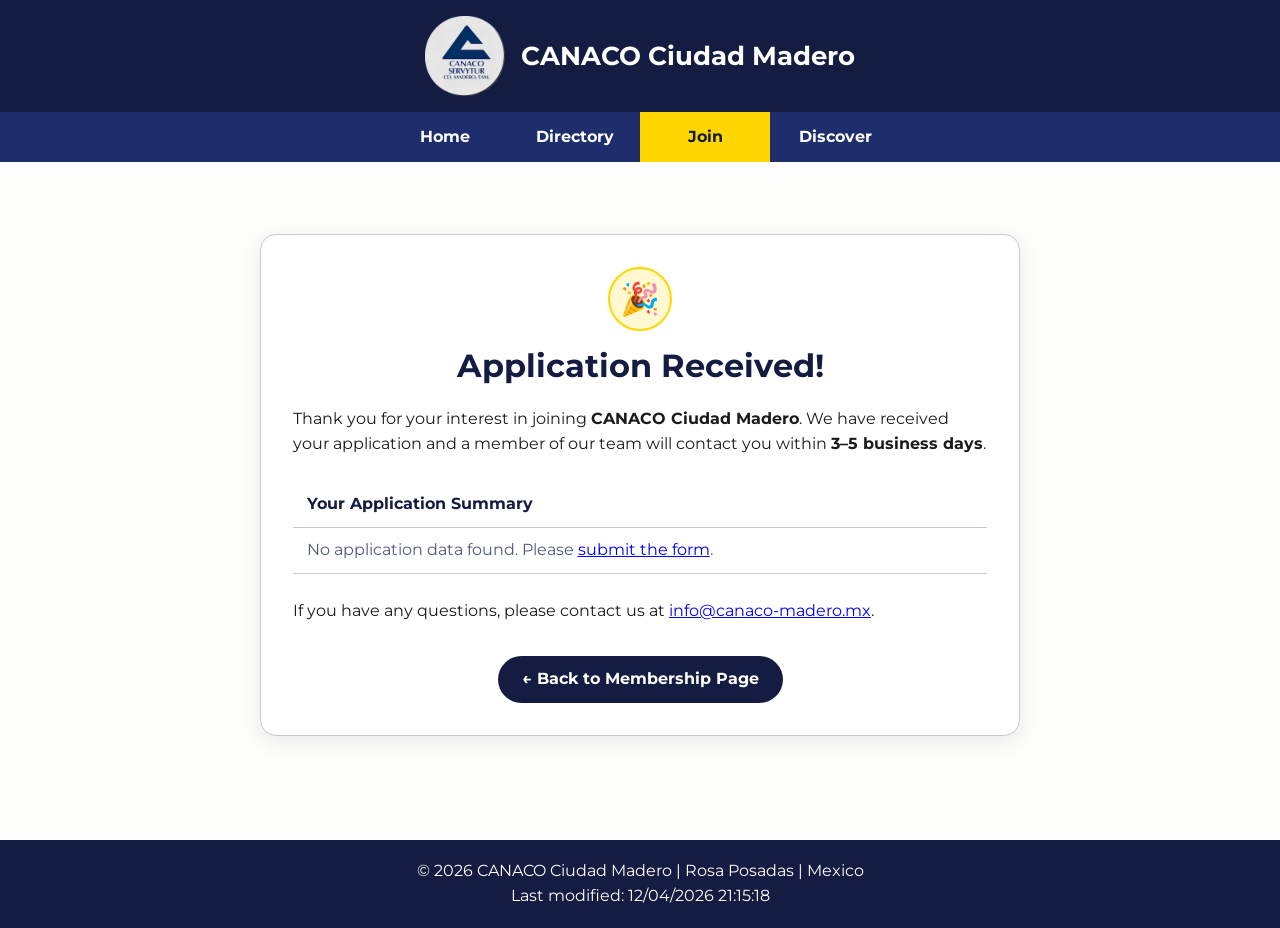
<file: chamber/thankyou.html>
<!DOCTYPE html>
<html lang="en">

<head>
  <meta charset="UTF-8">
  <meta name="viewport" content="width=device-width, initial-scale=1.0">

  <!-- SEO Meta Tags -->
  <meta name="description"
    content="Thank you for applying to CANACO Ciudad Madero. We have received your membership application and will contact you soon.">
  <meta name="author" content="Rosa Posadas">

  <title>Thank You | CANACO Ciudad Madero</title>

  <link rel="icon" href="../favicon.ico">

  <!-- Stylesheets -->
  <link rel="stylesheet" href="styles/normalize.css">
  <link rel="stylesheet" href="styles/small.css">
  <link rel="stylesheet" href="styles/larger.css">
  <link rel="stylesheet" href="styles/join.css">

  <!-- Google Fonts -->
  <link rel="preconnect" href="https://fonts.googleapis.com">
  <link rel="preconnect" href="https://fonts.gstatic.com" crossorigin>
  <link href="https://fonts.googleapis.com/css2?family=Montserrat:wght@400;600;700&display=swap" rel="stylesheet">

  <!-- Thank-you page script -->
  <script src="scripts/thankyou.js" defer></script>
</head>

<body>
  <!-- ===== HEADER ===== -->
  <header>
    <div class="header-content">
      <img src="images/canaco-logo.webp" alt="CANACO Ciudad Madero logo" class="site-logo" width="96" height="96">
      <span>CANACO Ciudad Madero</span>
      <button type="button" id="menuButton" aria-label="Open navigation menu" aria-expanded="false">☰</button>
    </div>

    <nav id="navigation">
      <a href="index.html">Home</a>
      <a href="directory.html">Directory</a>
      <a class="active" href="join.html">Join</a>
      <a href="#">Discover</a>
    </nav>
  </header>

  <!-- ===== MAIN ===== -->
  <main>
    <div class="thankyou-card">
      <span class="thankyou-icon" aria-hidden="true">🎉</span>
      <h1>Application Received!</h1>
      <p>
        Thank you for your interest in joining <strong>CANACO Ciudad Madero</strong>.
        We have received your application and a member of our team will contact you within
        <strong>3–5 business days</strong>.
      </p>

      <!-- Dynamic summary table (populated by thankyou.js) -->
      <table class="summary-table" aria-label="Your application summary">
        <thead>
          <tr>
            <th colspan="2">Your Application Summary</th>
          </tr>
        </thead>
        <tbody id="summaryBody">
          <!-- Rows injected by JS -->
        </tbody>
      </table>

      <p>If you have any questions, please contact us at
        <a href="mailto:info@canaco-madero.mx">info@canaco-madero.mx</a>.
      </p>

      <a href="join.html" class="btn-back">← Back to Membership Page</a>
    </div>
  </main>

  <!-- ===== FOOTER ===== -->
  <footer>
    <p>© <span id="currentyear"></span> CANACO Ciudad Madero | Rosa Posadas | Mexico</p>
    <p id="lastModified"></p>
  </footer>

</body>

</html>
</file>
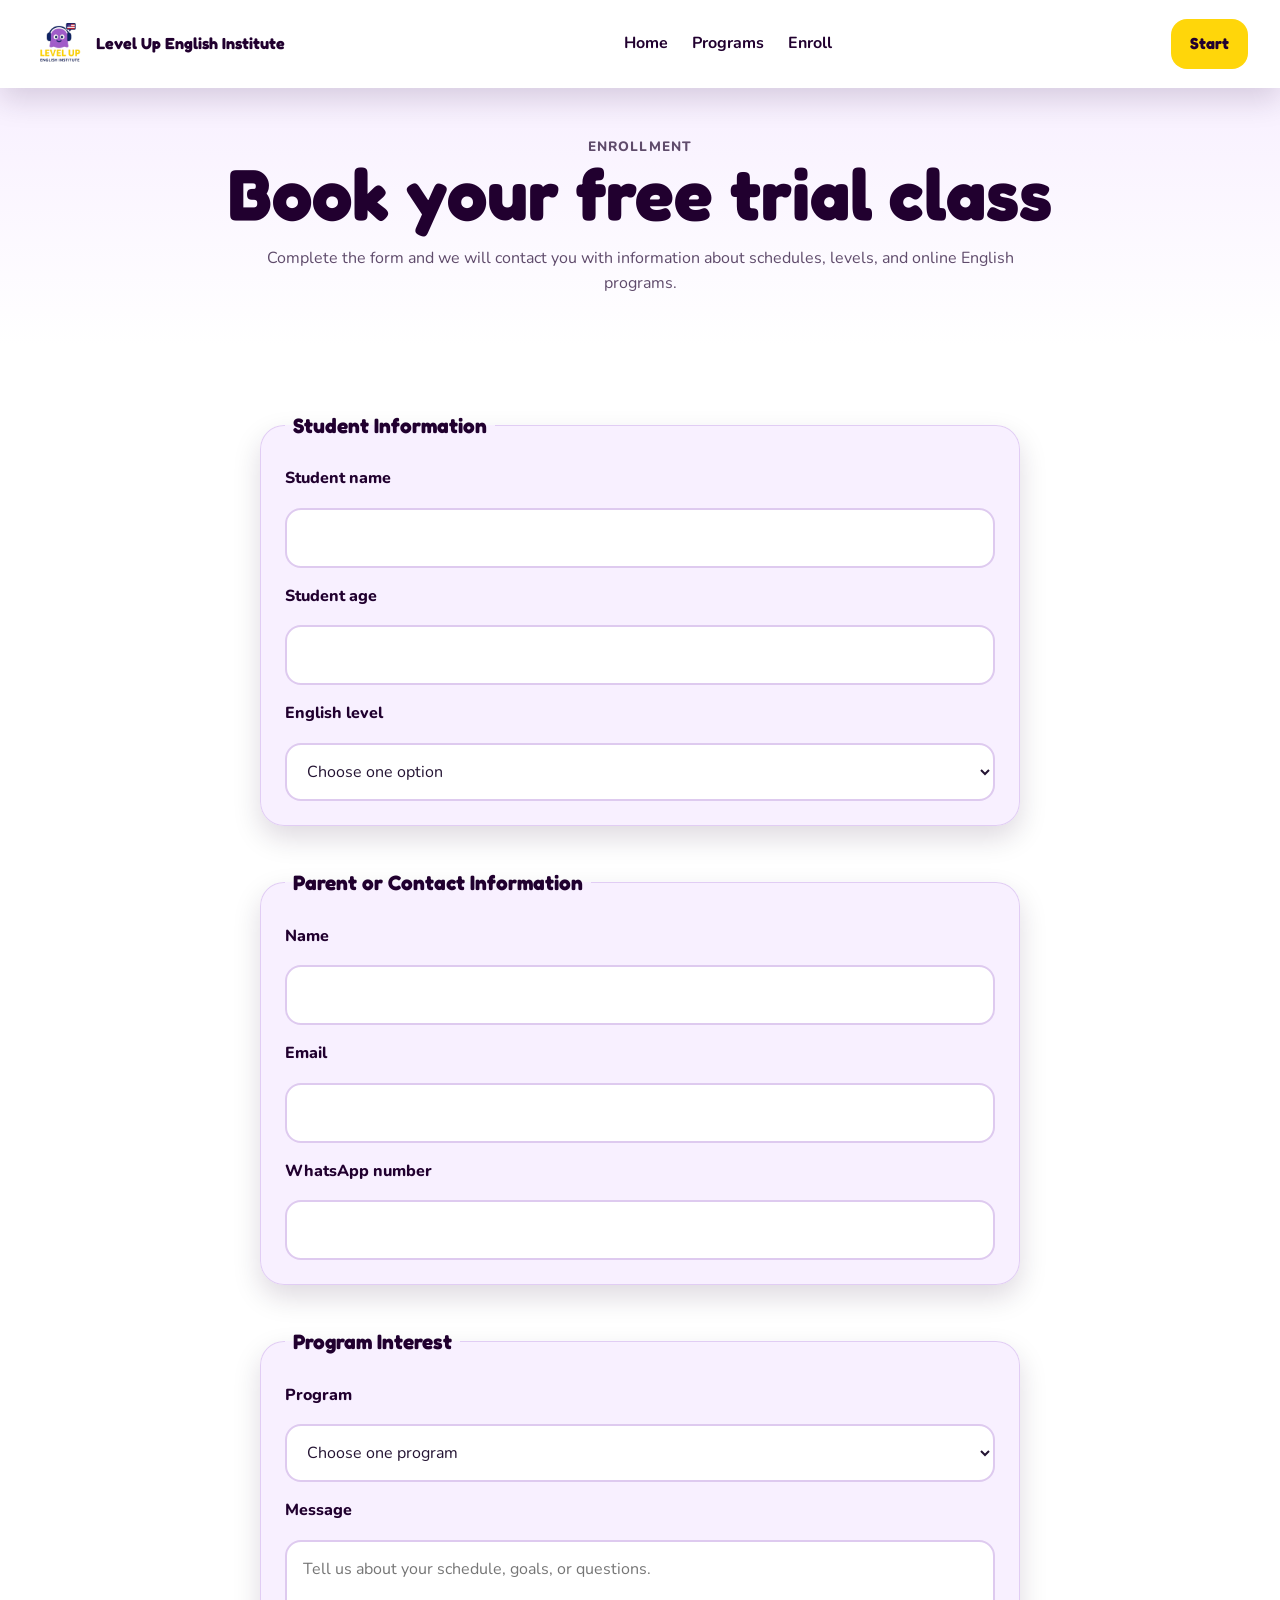
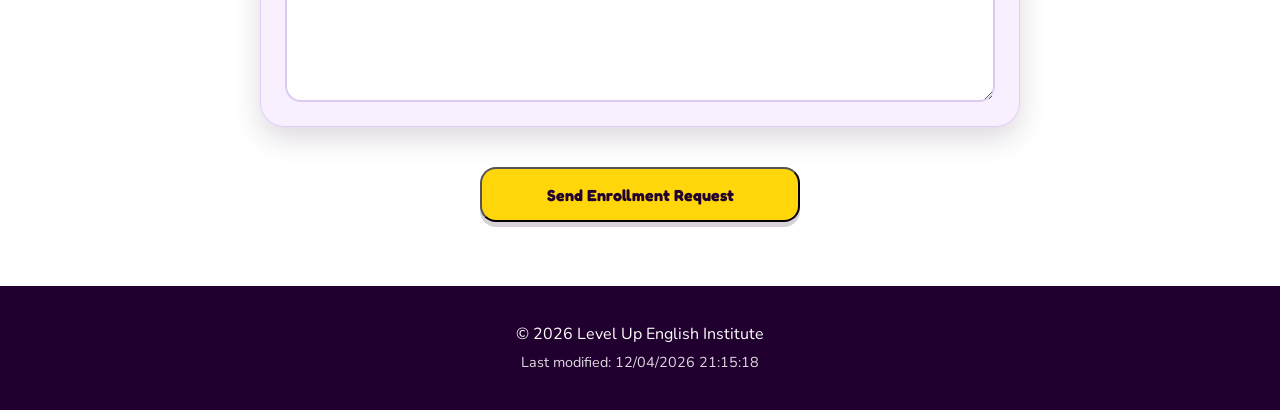
<file: project/enroll.html>
<!DOCTYPE html>
<html lang="en">

<head>
    <meta charset="UTF-8">
    <meta name="viewport" content="width=device-width, initial-scale=1.0">

    <meta name="description"
        content="Enroll in online English classes at Level Up English Institute for children and teenagers.">
    <meta name="author" content="Rosa Posadas">

    <meta property="og:title" content="Enroll | Level Up English Institute">
    <meta property="og:description" content="Book a free trial class or ask about Level Up online English programs.">
    <meta property="og:type" content="website">
    <meta property="og:image" content="https://rosapos.github.io/wdd231/project/images/level-up-logo.webp">
    <meta property="og:url" content="https://rosapos.github.io/wdd231/project/enroll.html">

    <title>Enroll | Level Up English Institute</title>

    <link rel="icon" href="favicon.ico">

    <link rel="preconnect" href="https://fonts.googleapis.com">
    <link rel="preconnect" href="https://fonts.gstatic.com" crossorigin>
    <link
        href="https://fonts.googleapis.com/css2?family=Fredoka:wght@500;600;700&family=Nunito:wght@400;600;700;800&display=swap"
        rel="stylesheet">

    <link rel="stylesheet" href="styles/normalize.css">
    <link rel="stylesheet" href="styles/styles.css">

    <script src="scripts/main.js" defer></script>
</head>

<body>
    <header class="site-header">
        <a class="logo" href="index.html" aria-label="Level Up English Institute home">
            <img src="images/level-up-logo.webp" alt="Level Up English Institute logo" width="80" height="80">
            <span>Level Up English Institute</span>
        </a>

        <button id="menuButton" class="menu-button" type="button" aria-label="Open navigation menu"
            aria-expanded="false">
            ☰
        </button>

        <nav id="navigation" class="navigation">
            <a href="index.html">Home</a>
            <a href="programs.html">Programs</a>
            <a href="enroll.html">Enroll</a>
        </nav>

        <a class="header-cta" href="enroll.html">Start</a>
    </header>

    <main>
        <section class="page-hero">
            <p class="eyebrow">Enrollment</p>
            <h1>Book your free trial class</h1>
            <p>
                Complete the form and we will contact you with information about schedules,
                levels, and online English programs.
            </p>
        </section>

        <section class="enroll-section">
            <form id="enrollment-form" class="enrollment-form" action="thankyou.html" method="get">
                <fieldset>
                    <legend>Student Information</legend>

                    <label for="studentName">Student name</label>
                    <input type="text" id="studentName" name="studentName" required>

                    <label for="studentAge">Student age</label>
                    <input type="number" id="studentAge" name="studentAge" min="4" max="80" required>

                    <label for="englishLevel">English level</label>
                    <select id="englishLevel" name="englishLevel" required>
                        <option value="">Choose one option</option>
                        <option value="beginner">Beginner</option>
                        <option value="a1">A1</option>
                        <option value="a2">A2</option>
                        <option value="b1">B1</option>
                        <option value="not-sure">I am not sure</option>
                    </select>
                </fieldset>

                <fieldset>
                    <legend>Parent or Contact Information</legend>

                    <label for="parentName">Name</label>
                    <input type="text" id="parentName" name="parentName" required>

                    <label for="email">Email</label>
                    <input type="email" id="email" name="email" required>

                    <label for="phone">WhatsApp number</label>
                    <input type="tel" id="phone" name="phone" required>
                </fieldset>

                <fieldset>
                    <legend>Program Interest</legend>

                    <label for="programInterest">Program</label>
                    <select id="programInterest" name="programInterest" required>
                        <option value="">Choose one program</option>
                        <option value="children">Children English</option>
                        <option value="teens">Teens English</option>
                        <option value="university">University Students English</option>
                        <option value="adults">Adults English</option>
                        <option value="conversation">Conversation Club</option>
                        <option value="beginner">Beginner English</option>
                        <option value="trial">Free Trial Class</option>
                    </select>

                    <label for="message">Message</label>
                    <textarea id="message" name="message" rows="5"
                        placeholder="Tell us about your schedule, goals, or questions."></textarea>
                </fieldset>

                <button class="primary-button form-button" type="submit">Send Enrollment Request</button>
            </form>
        </section>
    </main>

    <footer>
        <p>&copy; <span id="currentyear"></span> Level Up English Institute</p>
        <p id="lastModified"></p>
    </footer>
</body>

</html>
</file>
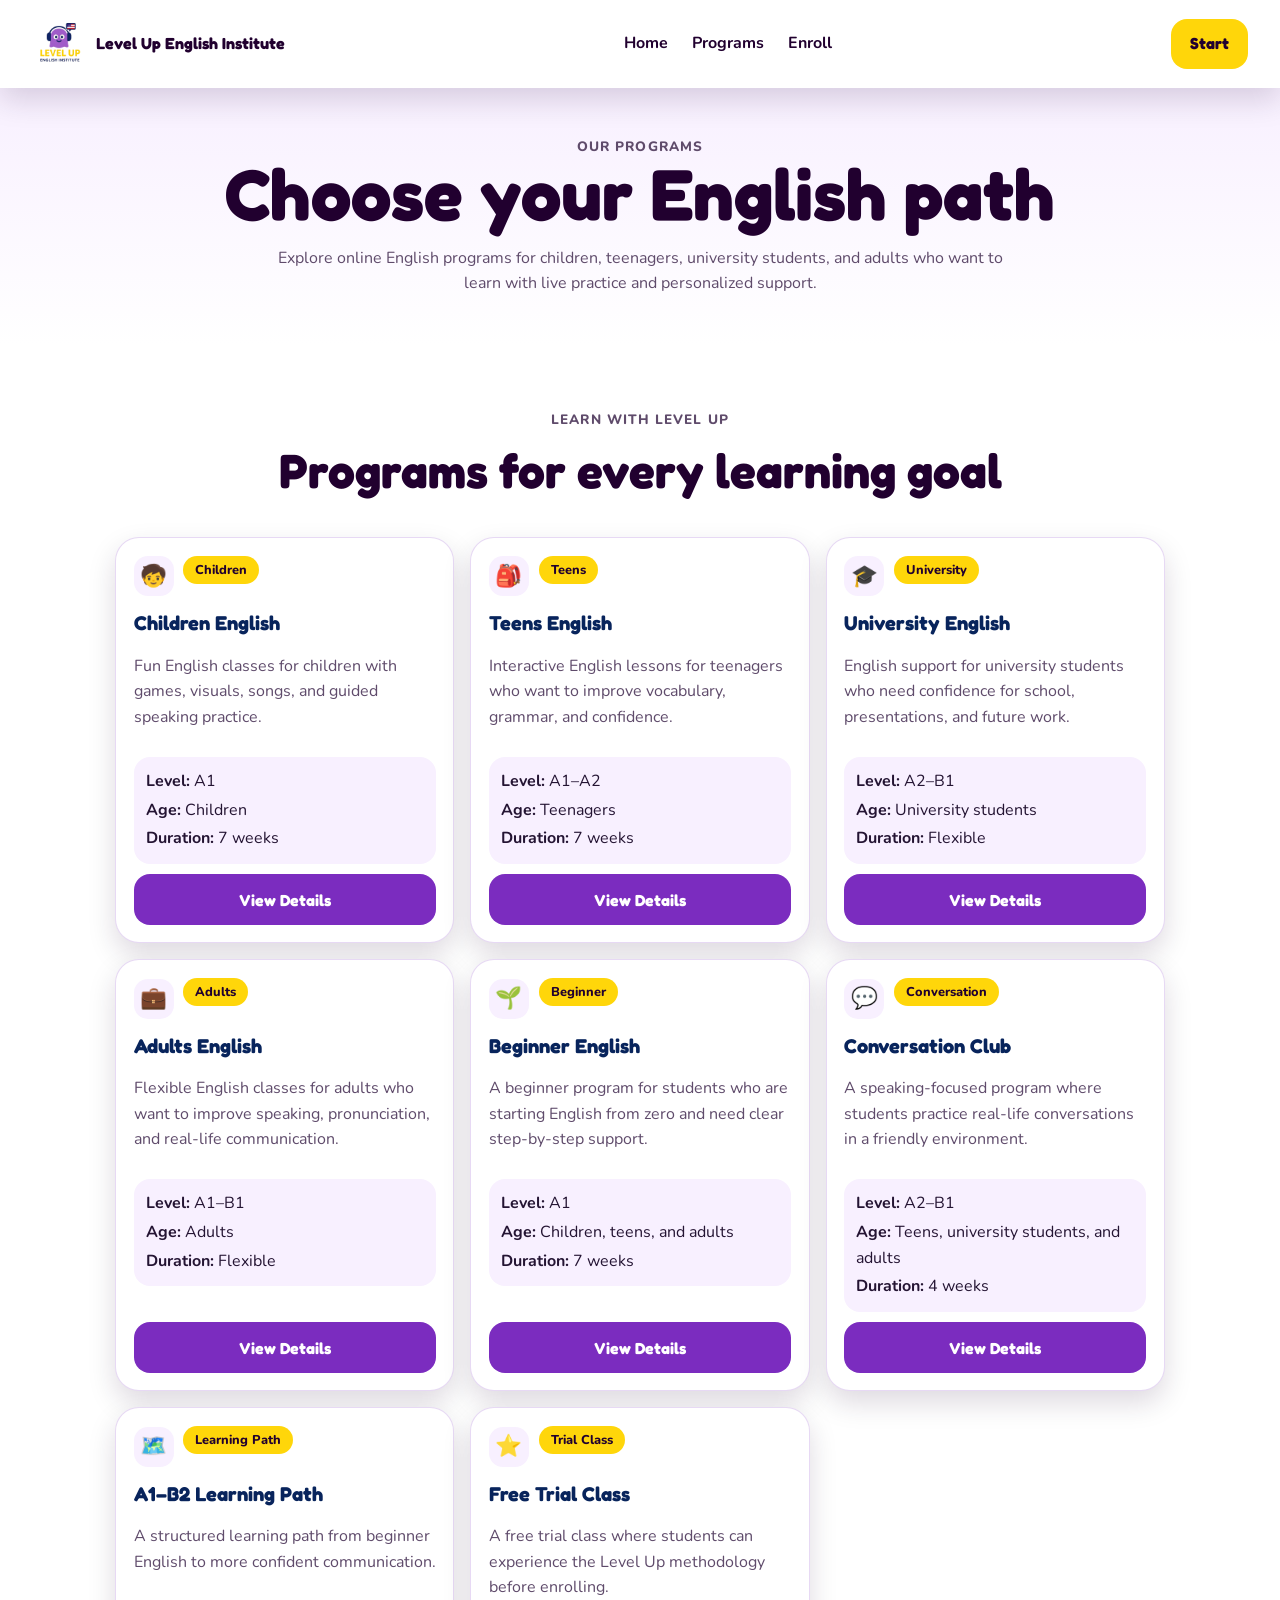
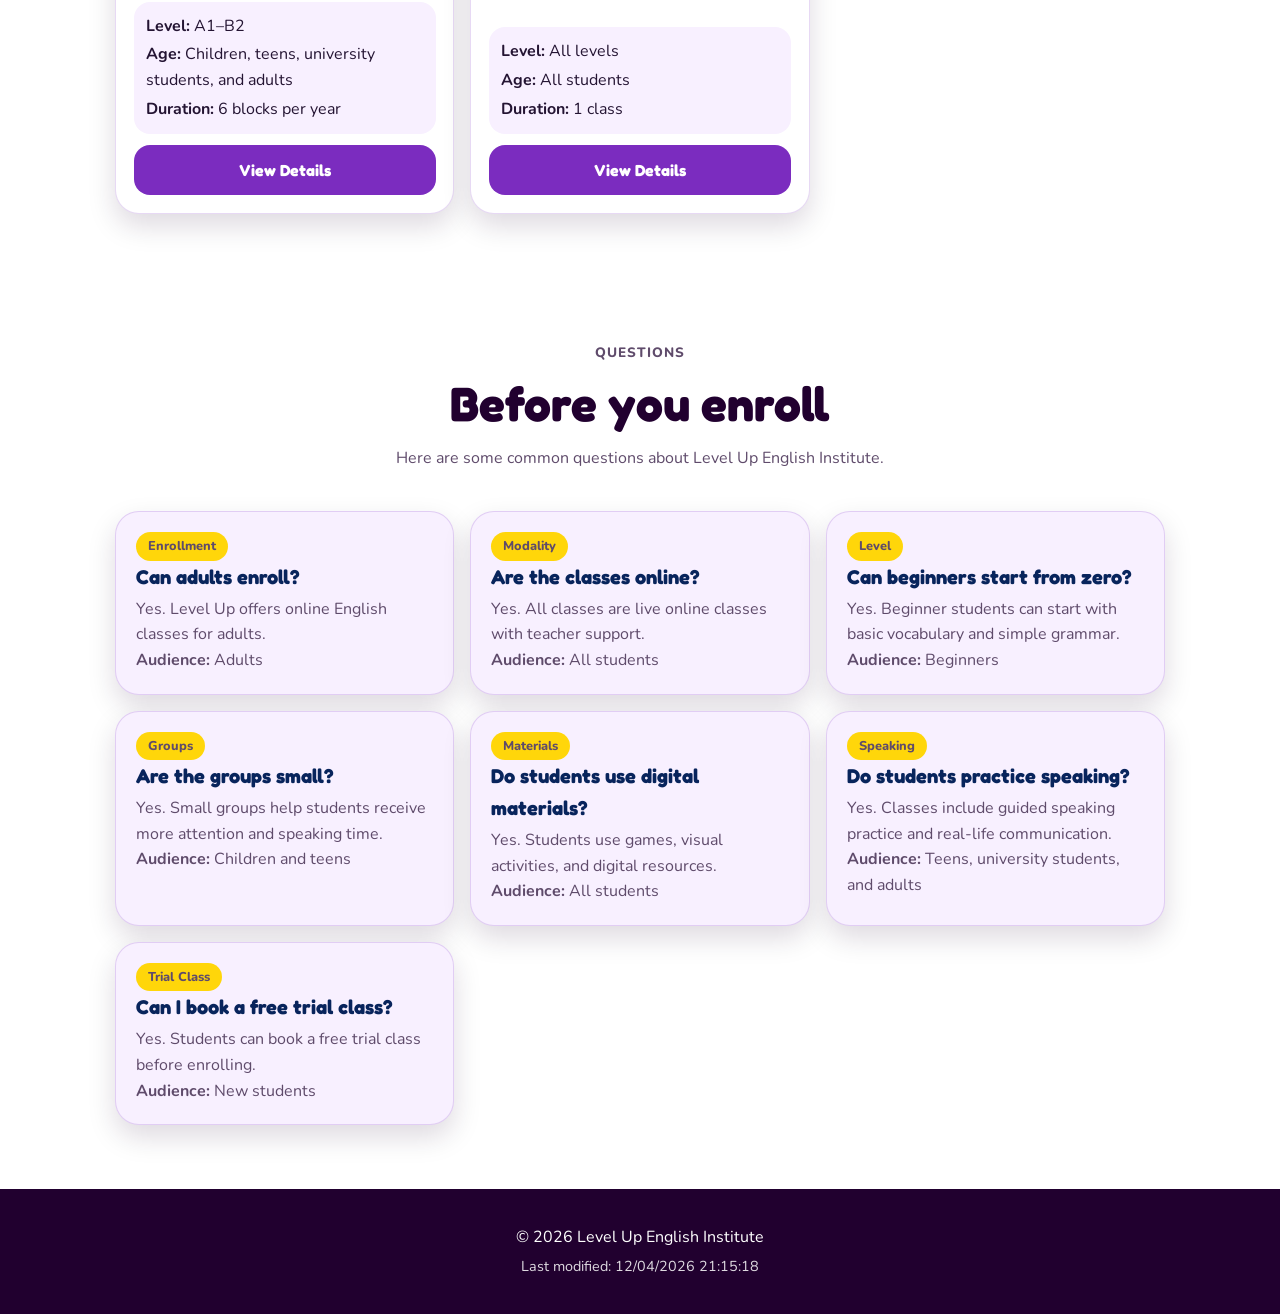
<file: project/programs.html>
<!DOCTYPE html>
<html lang="en">

<head>
    <meta charset="UTF-8">
    <meta name="viewport" content="width=device-width, initial-scale=1.0">

    <meta name="description"
        content="Explore online English programs from Level Up English Institute for children, teenagers, university students, adults, beginners, and conversation learners.">
    <meta name="author" content="Rosa Posadas">

    <meta property="og:title" content="Level Up English Institute Programs">
    <meta property="og:description"
        content="Online English programs for children, teenagers, university students, adults, beginners, and conversation learners.">
    <meta property="og:image" content="https://rosapos.github.io/wdd231/project/images/level-up-preview.png">
    <meta property="og:url" content="https://rosapos.github.io/wdd231/project/programs.html">

    <title>Programs | Level Up English Institute</title>

    <link rel="icon" href="favicon.ico">

    <link rel="preconnect" href="https://fonts.googleapis.com">
    <link rel="preconnect" href="https://fonts.gstatic.com" crossorigin>
    <link
        href="https://fonts.googleapis.com/css2?family=Fredoka:wght@500;600;700&family=Nunito:wght@400;600;700;800&display=swap"
        rel="stylesheet">

    <link rel="stylesheet" href="styles/normalize.css">
    <link rel="stylesheet" href="styles/styles.css">

    <script src="scripts/main.js" defer></script>
    <script src="scripts/programs.js" type="module"></script>
</head>

<body>
    <header class="site-header">
        <a class="logo" href="index.html" aria-label="Level Up English Institute home">
            <img src="images/level-up-logo.webp" alt="Level Up English Institute logo" width="80" height="80">
            <span>Level Up English Institute</span>
        </a>

        <button id="menuButton" class="menu-button" type="button" aria-label="Open navigation menu"
            aria-expanded="false">
            ☰
        </button>

        <nav id="navigation" class="navigation">
            <a href="index.html">Home</a>
            <a href="programs.html">Programs</a>
            <a href="enroll.html">Enroll</a>
        </nav>

        <a class="header-cta" href="enroll.html">Start</a>
    </header>

    <main>
        <section class="page-hero">
            <p class="eyebrow">Our programs</p>
            <h1>Choose your English path</h1>
            <p>
                Explore online English programs for children, teenagers, university students,
                and adults who want to learn with live practice and personalized support.
            </p>
        </section>

        <section class="programs-section">
            <div class="section-heading">
                <p class="eyebrow">Learn with Level Up</p>
                <h2>Programs for every learning goal</h2>
            </div>

            <div id="programs-container" class="programs-grid">
            </div>
        </section>

        <section class="faq-section">
            <div class="section-heading">
                <p class="eyebrow">Questions</p>
                <h2>Before you enroll</h2>
                <p>
                    Here are some common questions about Level Up English Institute.
                </p>
            </div>

            <div id="faq-container" class="faq-grid">
            </div>
        </section>

        <dialog id="programModal" class="program-modal" aria-labelledby="modalTitle">
            <div class="modal-content">
                <button id="closeModal" class="close-modal" type="button" aria-label="Close program details">
                    ✕
                </button>

                <p id="modalCategory" class="program-category"></p>
                <h2 id="modalTitle"></h2>
                <p id="modalDescription"></p>
                <ul id="modalHighlights" class="modal-highlights"></ul>

                <div class="modal-details">
                    <p><strong>Level:</strong> <span id="modalLevel"></span></p>
                    <p><strong>Format:</strong> <span id="modalFormat"></span></p>
                    <p><strong>Age:</strong> <span id="modalAge"></span></p>
                    <p><strong>Duration:</strong> <span id="modalDuration"></span></p>
                </div>

                <a class="primary-button" href="enroll.html">Enroll in this program</a>
            </div>
        </dialog>
    </main>

    <footer>
        <p>&copy; <span id="currentyear"></span> Level Up English Institute</p>
        <p id="lastModified"></p>
    </footer>
</body>

</html>
</file>
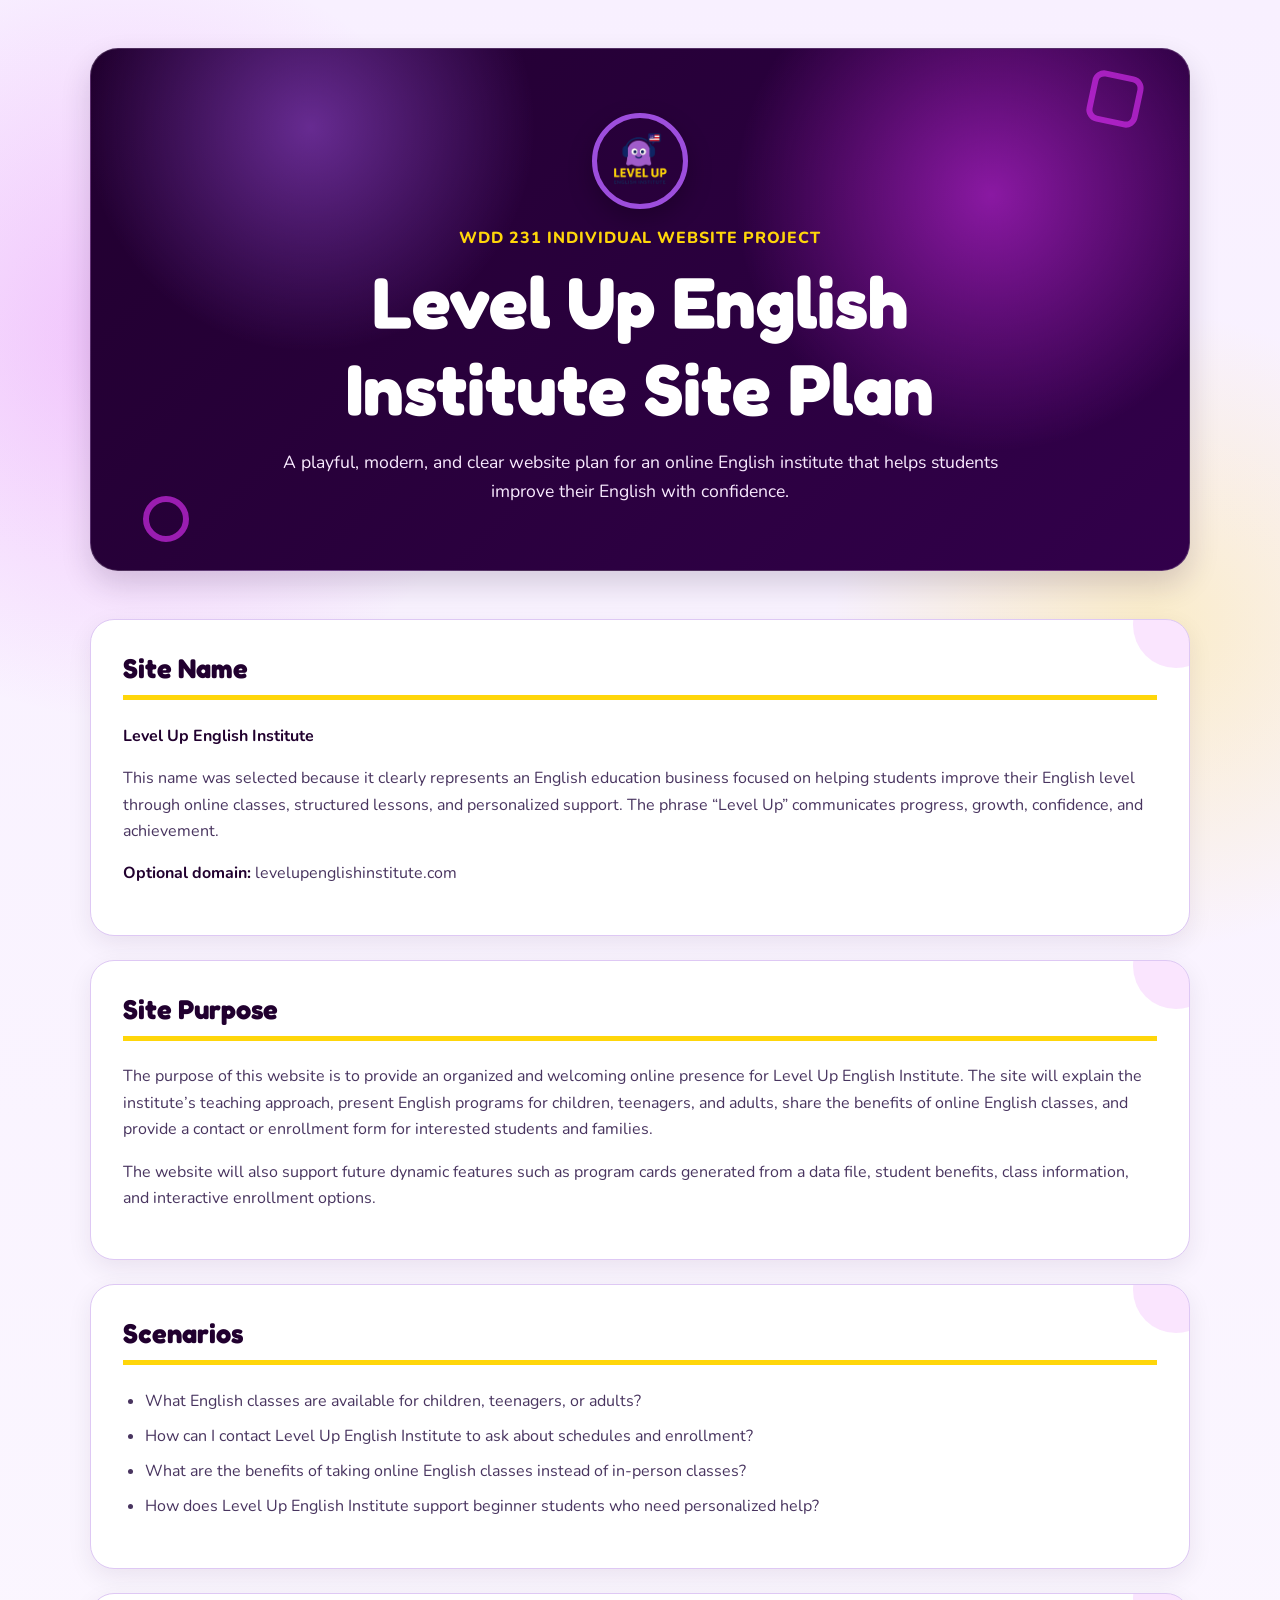
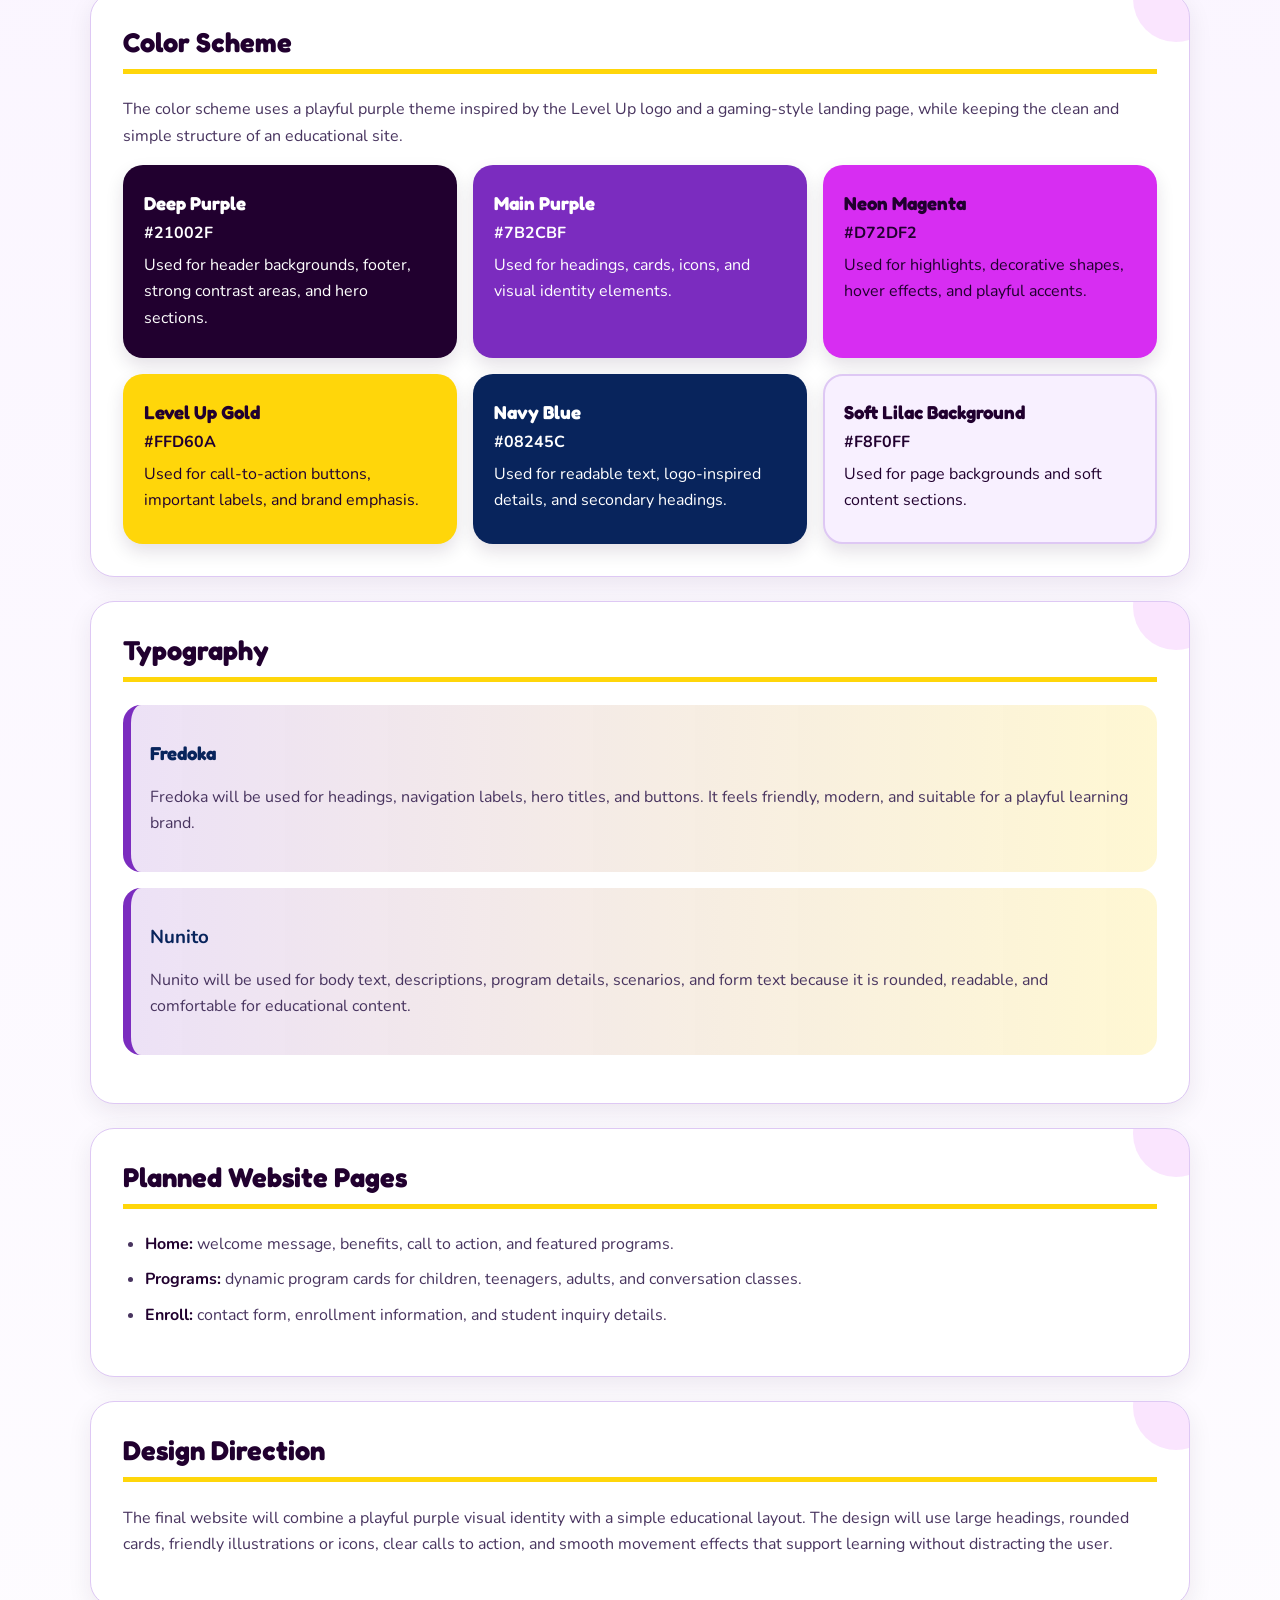
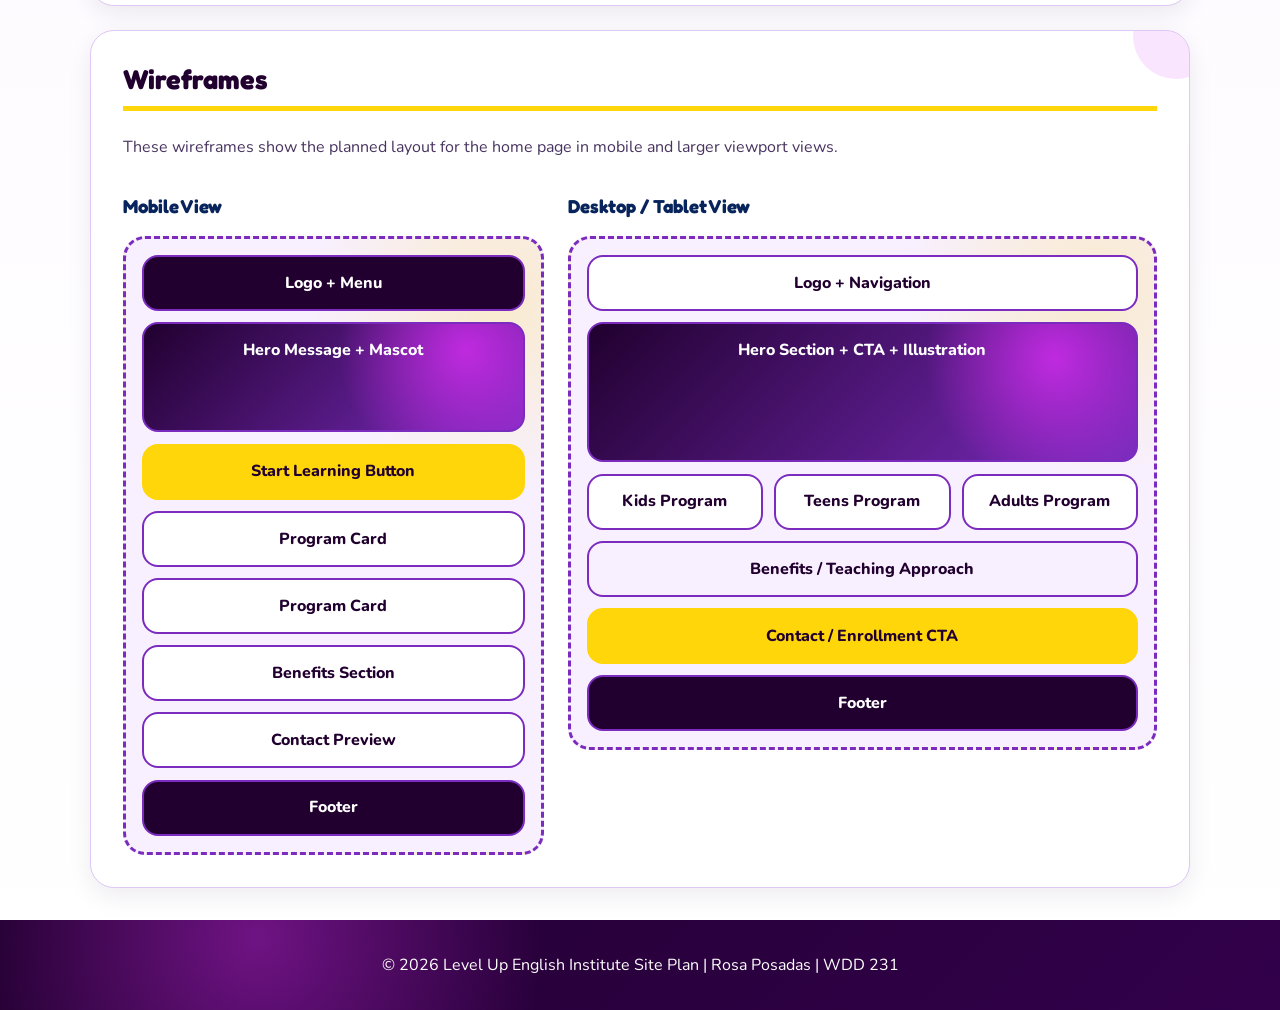
<file: project/site-plan.html>
<!DOCTYPE html>
<html lang="en">

<head>
  <meta charset="UTF-8">
  <meta name="viewport" content="width=device-width, initial-scale=1.0">

  <meta name="description"
    content="Site plan for the Level Up English Institute individual website project for WDD 231.">
  <meta name="author" content="Rosa Posadas">

  <title>Level Up English Institute Site Plan</title>

  <link rel="icon" href="favicon.ico">

  <link rel="preconnect" href="https://fonts.googleapis.com">
  <link rel="preconnect" href="https://fonts.gstatic.com" crossorigin>
  <link
    href="https://fonts.googleapis.com/css2?family=Fredoka:wght@500;600;700&family=Nunito:wght@400;600;700;800&display=swap"
    rel="stylesheet">

  <link rel="stylesheet" href="styles/site-plan.css">
</head>

<body>
  <header>
    <div class="hero-card">
      <img src="images/level-up-logo.webp" alt="Level Up English Institute logo" class="logo-badge" width="96"
        height="96">
      <p class="eyebrow">WDD 231 Individual Website Project</p>
      <h1>Level Up English Institute Site Plan</h1>
      <p class="hero-text">
        A playful, modern, and clear website plan for an online English institute that helps students improve their
        English with confidence.
      </p>
    </div>
  </header>

  <main>
    <section class="plan-section">
      <h2>Site Name</h2>
      <p><strong>Level Up English Institute</strong></p>
      <p>
        This name was selected because it clearly represents an English education business focused on helping students
        improve their English level through online classes, structured lessons, and personalized support. The phrase
        “Level Up” communicates progress, growth, confidence, and achievement.
      </p>
      <p><strong>Optional domain:</strong> levelupenglishinstitute.com</p>
    </section>

    <section class="plan-section">
      <h2>Site Purpose</h2>
      <p>
        The purpose of this website is to provide an organized and welcoming online presence for Level Up English
        Institute. The site will explain the institute’s teaching approach, present English programs for children,
        teenagers, and adults, share the benefits of online English classes, and provide a contact or enrollment form
        for interested students and families.
      </p>
      <p>
        The website will also support future dynamic features such as program cards generated from a data file, student
        benefits, class information, and interactive enrollment options.
      </p>
    </section>

    <section class="plan-section">
      <h2>Scenarios</h2>
      <ul>
        <li>What English classes are available for children, teenagers, or adults?</li>
        <li>How can I contact Level Up English Institute to ask about schedules and enrollment?</li>
        <li>What are the benefits of taking online English classes instead of in-person classes?</li>
        <li>How does Level Up English Institute support beginner students who need personalized help?</li>
      </ul>
    </section>

    <section class="plan-section">
      <h2>Color Scheme</h2>
      <p>
        The color scheme uses a playful purple theme inspired by the Level Up logo and a gaming-style landing page,
        while keeping the clean and simple structure of an educational site.
      </p>

      <div class="color-grid">
        <article class="color-card dark-purple">
          <h3>Deep Purple</h3>
          <p><strong>#21002F</strong></p>
          <p>Used for header backgrounds, footer, strong contrast areas, and hero sections.</p>
        </article>

        <article class="color-card main-purple">
          <h3>Main Purple</h3>
          <p><strong>#7B2CBF</strong></p>
          <p>Used for headings, cards, icons, and visual identity elements.</p>
        </article>

        <article class="color-card neon-magenta">
          <h3>Neon Magenta</h3>
          <p><strong>#D72DF2</strong></p>
          <p>Used for highlights, decorative shapes, hover effects, and playful accents.</p>
        </article>

        <article class="color-card level-gold">
          <h3>Level Up Gold</h3>
          <p><strong>#FFD60A</strong></p>
          <p>Used for call-to-action buttons, important labels, and brand emphasis.</p>
        </article>

        <article class="color-card navy">
          <h3>Navy Blue</h3>
          <p><strong>#08245C</strong></p>
          <p>Used for readable text, logo-inspired details, and secondary headings.</p>
        </article>

        <article class="color-card soft-bg">
          <h3>Soft Lilac Background</h3>
          <p><strong>#F8F0FF</strong></p>
          <p>Used for page backgrounds and soft content sections.</p>
        </article>
      </div>
    </section>

    <section class="plan-section">
      <h2>Typography</h2>

      <article class="type-example">
        <h3>Fredoka</h3>
        <p>
          Fredoka will be used for headings, navigation labels, hero titles, and buttons. It feels friendly,
          modern, and suitable for a playful learning brand.
        </p>
      </article>

      <article class="type-example body-font">
        <h3>Nunito</h3>
        <p>
          Nunito will be used for body text, descriptions, program details, scenarios, and form text because it is
          rounded, readable, and comfortable for educational content.
        </p>
      </article>
    </section>

    <section class="plan-section">
      <h2>Planned Website Pages</h2>
      <ul>
        <li><strong>Home:</strong> welcome message, benefits, call to action, and featured programs.</li>
        <li><strong>Programs:</strong> dynamic program cards for children, teenagers, adults, and conversation classes.
        </li>
        <li><strong>Enroll:</strong> contact form, enrollment information, and student inquiry details.</li>
      </ul>
    </section>

    <section class="plan-section">
      <h2>Design Direction</h2>
      <p>
        The final website will combine a playful purple visual identity with a simple educational layout. The design
        will use large headings, rounded cards, friendly illustrations or icons, clear calls to action, and smooth
        movement effects that support learning without distracting the user.
      </p>
    </section>

    <section class="plan-section">
      <h2>Wireframes</h2>
      <p>
        These wireframes show the planned layout for the home page in mobile and larger viewport views.
      </p>

      <div class="wireframe-grid">
        <article>
          <h3>Mobile View</h3>
          <div class="wireframe mobile-wireframe" role="img" aria-label="Mobile home page wireframe">
            <div class="box small">Logo + Menu</div>
            <div class="box hero">Hero Message + Mascot</div>
            <div class="box cta">Start Learning Button</div>
            <div class="box">Program Card</div>
            <div class="box">Program Card</div>
            <div class="box">Benefits Section</div>
            <div class="box">Contact Preview</div>
            <div class="box small">Footer</div>
          </div>
        </article>

        <article>
          <h3>Desktop / Tablet View</h3>
          <div class="wireframe desktop-wireframe" role="img" aria-label="Desktop home page wireframe">
            <div class="box nav">Logo + Navigation</div>
            <div class="box hero">Hero Section + CTA + Illustration</div>
            <div class="box card-one">Kids Program</div>
            <div class="box card-two">Teens Program</div>
            <div class="box card-three">Adults Program</div>
            <div class="box benefits">Benefits / Teaching Approach</div>
            <div class="box contact">Contact / Enrollment CTA</div>
            <div class="box footer">Footer</div>
          </div>
        </article>
      </div>
    </section>
  </main>

  <footer>
    <p>© 2026 Level Up English Institute Site Plan | Rosa Posadas | WDD 231</p>
  </footer>
</body>

</html>
</file>
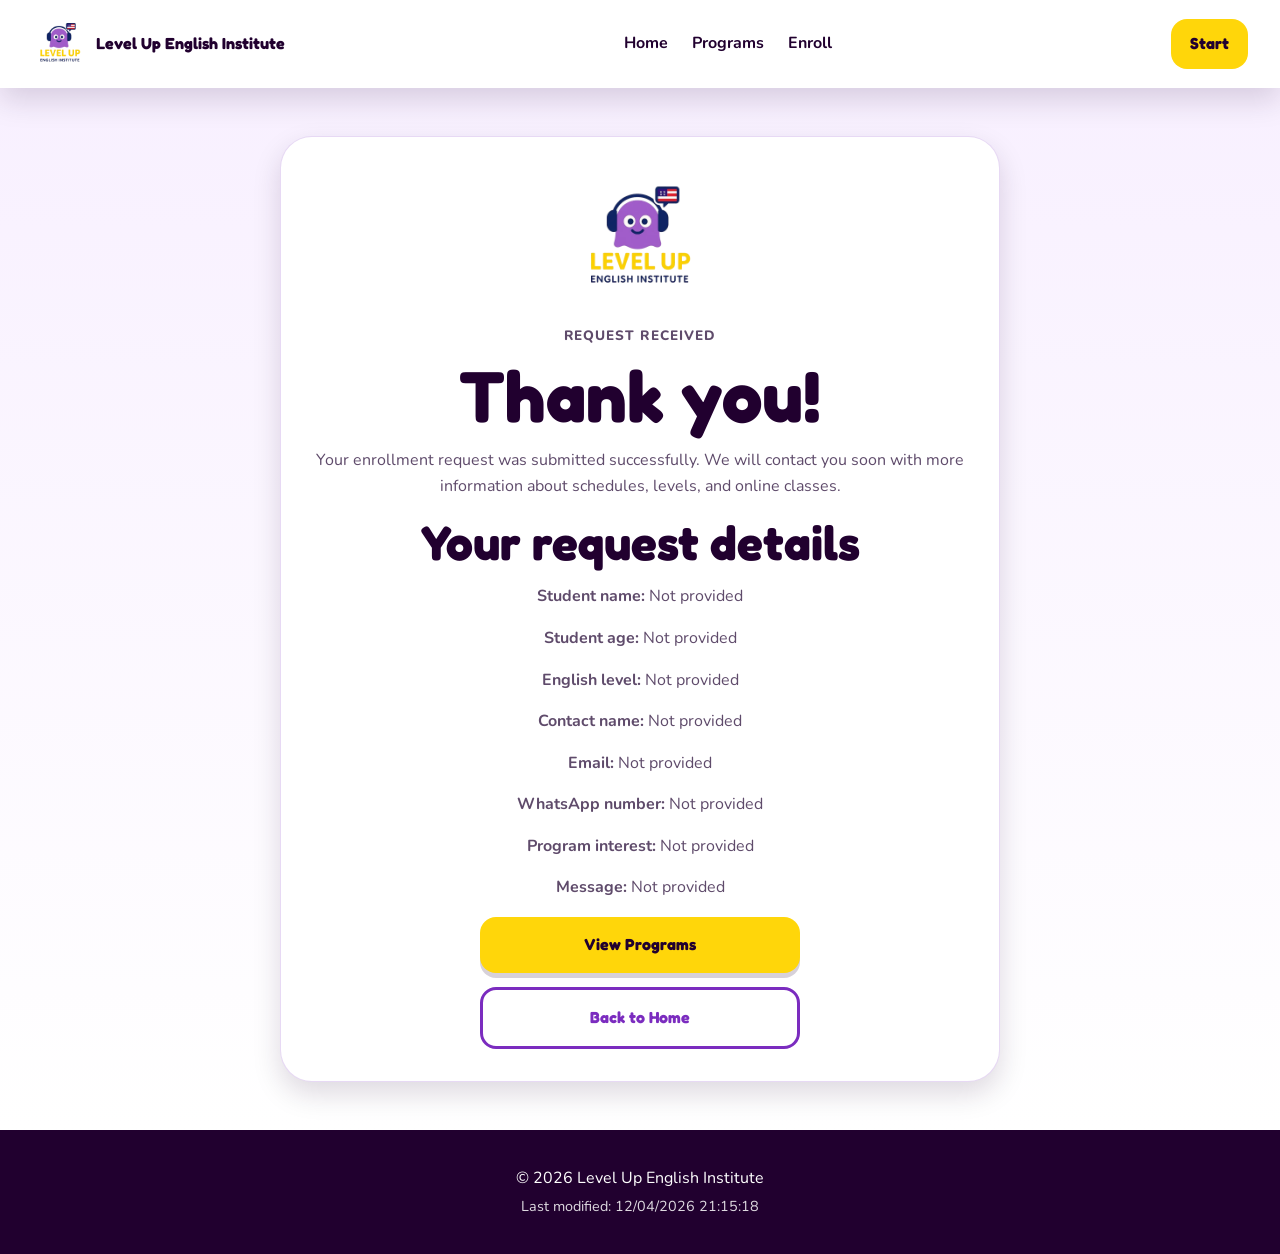
<file: project/thankyou.html>
<!DOCTYPE html>
<html lang="en">

<head>
    <meta charset="UTF-8">
    <meta name="viewport" content="width=device-width, initial-scale=1.0">

    <meta name="description"
        content="Thank you for contacting Level Up English Institute about online English classes.">
    <meta name="author" content="Rosa Posadas">

    <meta property="og:title" content="Thank You | Level Up English Institute">
    <meta property="og:description" content="Your enrollment request was submitted successfully.">
    <meta property="og:type" content="website">
    <meta property="og:image" content="https://rosapos.github.io/wdd231/project/images/level-up-logo.webp">
    <meta property="og:url" content="https://rosapos.github.io/wdd231/project/thankyou.html">

    <title>Thank You | Level Up English Institute</title>

    <link rel="icon" href="favicon.ico">

    <link rel="preconnect" href="https://fonts.googleapis.com">
    <link rel="preconnect" href="https://fonts.gstatic.com" crossorigin>
    <link
        href="https://fonts.googleapis.com/css2?family=Fredoka:wght@500;600;700&family=Nunito:wght@400;600;700;800&display=swap"
        rel="stylesheet">

    <link rel="stylesheet" href="styles/normalize.css">
    <link rel="stylesheet" href="styles/styles.css">

    <script src="scripts/main.js" defer></script>
</head>

<body>
    <header class="site-header">
        <a class="logo" href="index.html" aria-label="Level Up English Institute home">
            <img src="images/level-up-logo.webp" alt="Level Up English Institute logo" width="80" height="80">
            <span>Level Up English Institute</span>
        </a>

        <button id="menuButton" class="menu-button" type="button" aria-label="Open navigation menu"
            aria-expanded="false">
            ☰
        </button>

        <nav id="navigation" class="navigation">
            <a href="index.html">Home</a>
            <a href="programs.html">Programs</a>
            <a href="enroll.html">Enroll</a>
        </nav>

        <a class="header-cta" href="enroll.html">Start</a>
    </header>

    <main>
        <section class="thankyou-section">
            <div class="thankyou-card">
                <img src="images/level-up-logo.webp" alt="Level Up English Institute mascot logo" width="160"
                    height="160">

                <p class="eyebrow">Request received</p>
                <h1>Thank you!</h1>

                <p>
                    Your enrollment request was submitted successfully.
                    We will contact you soon with more information about schedules,
                    levels, and online classes.
                </p>

                <div id="submittedInfo" class="submitted-info">
                </div>

                <div class="hero-buttons">
                    <a class="primary-button" href="programs.html">View Programs</a>
                    <a class="secondary-button" href="index.html">Back to Home</a>
                </div>
            </div>
        </section>
    </main>

    <footer>
        <p>&copy; <span id="currentyear"></span> Level Up English Institute</p>
        <p id="lastModified"></p>
    </footer>
</body>

</html>
</file>
<file: styles/small.css>
:root {
    --primary-color: #151c41;
    --secondary-color: #1e2d6c;
    --accent-color: #ffd600;
    --background-color: #fdfdfc;
    --section-color: #f2f4f8;
    --text-color: #1b1b1b;
    --light-text: #4f5a80;
    --border-color: #c5c9d3;
    --white: #ffffff;
}

body {
    margin: 0;
    font-family: "Montserrat", Arial, Helvetica, sans-serif;
    background-color: var(--background-color);
    color: var(--text-color);
}

img {
    max-width: 100%;
    height: auto;
}

header {
    background-color: var(--primary-color);
    color: var(--white);
}

.header-content {
    display: flex;
    align-items: center;
    justify-content: space-between;
    gap: 1rem;

    padding: 1rem;
}

.site-logo {
    width: 64px;
    height: auto;
}

.header-content span {
    font-size: 1.25rem;
    font-weight: bold;
}

#menuButton {
    font-size: 2rem;
    background: none;
    border: none;
    color: var(--white);
}

nav {
    display: none;
    flex-direction: column;
    background-color: var(--secondary-color);
}

nav.open {
    display: flex;
}

nav a {
    padding: 1rem;
    color: var(--white);
    text-align: center;
    font-weight: bold;
    text-decoration: none;
}

nav a.active {
    background-color: var(--accent-color);
    color: var(--primary-color);
}

nav a:hover {
    background-color: var(--accent-color);
    color: var(--primary-color);
}

main {
    padding: 1rem;
}

h1 {
    color: var(--primary-color);
    font-size: 2rem;
}

.card {
    margin-bottom: 1rem;
    background-color: var(--white);
    border: 1px solid var(--border-color);
    border-radius: 12px;
    overflow: hidden;
}

.card h2 {
    margin: 0;
    padding: 0.75rem;
    background-color: var(--primary-color);
    color: var(--white);
    font-size: 1.25rem;
}

.card p {
    padding: 1rem;
    line-height: 1.6;
}

.photo-card img {
    display: block;
    max-width: 240px;
    margin: 1rem auto;
    border-radius: 8px;
}

.filter-buttons {
    display: flex;
    flex-direction: column;
    gap: 0.75rem;

    padding: 1rem;
}

.filter-buttons button {
    padding: 0.8rem;
    border: none;
    border-radius: 8px;

    background-color: var(--secondary-color);
    color: var(--white);

    font-weight: bold;
    cursor: pointer;
}

.filter-buttons button:hover {
    background-color: var(--accent-color);
    color: var(--primary-color);
}

.course-container {
    display: grid;
    gap: 0.75rem;
    padding: 1rem;
}

.course-card {
    padding: 1rem;
    border-radius: 8px;
    background-color: var(--section-color);
    border: 1px solid var(--border-color);
    text-align: center;
    font-weight: bold;
}

.course-card.completed {
    background-color: var(--primary-color);
    color: var(--white);
}

.credit-total {
    padding: 1rem;
    color: var(--primary-color);
    font-weight: bold;
    text-align: center;
}

footer {
    padding: 1rem;
    text-align: center;
    background-color: var(--primary-color);
    color: var(--white);
}

.social-links {
    display: flex;
    justify-content: center;
    gap: 1rem;

    margin-bottom: 1rem;
}

.social-links img {
    width: 36px;
    height: 36px;
}

#menuButton {
    width: 44px;
    height: 44px;
    font-size: 2rem;
    background: none;
    border: none;
    color: var(--white);
}
</file>
<file: styles/larger.css>
@media screen and (min-width: 700px) {
    #menuButton {
        display: none;
    }

    .header-content {
        justify-content: center;
    }

    .site-logo {
        width: 80px;
    }

    nav {
        display: flex;
        flex-direction: row;
        justify-content: center;
    }

    nav a {
        min-width: 120px;
    }

    main {
        max-width: 1100px;
        margin: 0 auto;
    }

    .home-grid {
        display: grid;
        grid-template-columns: 2fr 1fr;
        gap: 1rem;
    }

    .filter-buttons {
        flex-direction: row;
        justify-content: center;
    }

    .filter-buttons button {
        min-width: 160px;
    }

    .course-container {
        grid-template-columns: repeat(3, 1fr);
    }
}
</file>
<file: project/styles/styles.css>
/* ----------------------------- */
/* Global Variables */
/* ----------------------------- */

:root {
    --deep-purple: #21002f;
    --dark-purple: #32004b;
    --main-purple: #7b2cbf;
    --bright-purple: #9d4edd;
    --neon-magenta: #d72df2;
    --level-gold: #ffd60a;
    --navy-blue: #08245c;
    --soft-lilac: #f8f0ff;
    --white: #ffffff;
    --text-color: #241433;
    --muted-text: #5f4b6b;
    --shadow: 0 12px 28px rgb(33 0 47 / 0.15);
}

/* ----------------------------- */
/* Global Reset */
/* ----------------------------- */

* {
    box-sizing: border-box;
}

body {
    margin: 0;
    font-family: "Nunito", Arial, sans-serif;
    color: var(--text-color);
    background-color: var(--white);
    line-height: 1.6;
}

img {
    max-width: 100%;
    height: auto;
    display: block;
}

a {
    color: inherit;
    text-decoration: none;
}

/* ----------------------------- */
/* Typography */
/* ----------------------------- */

h1,
h2,
h3,
.logo,
.menu-button,
.primary-button,
.secondary-button,
.header-cta,
.details-button {
    font-family: "Fredoka", Arial, sans-serif;
}

h1,
h2,
h3,
p {
    margin-top: 0;
}

h1 {
    color: var(--deep-purple);
    font-size: clamp(2.5rem, 10vw, 4.5rem);
    line-height: 1;
    margin-bottom: 1rem;
}

h2 {
    color: var(--deep-purple);
    font-size: clamp(2rem, 7vw, 3rem);
    line-height: 1.1;
    margin-bottom: 1rem;
}

h3 {
    color: var(--navy-blue);
    font-size: 1.4rem;
    margin-bottom: 0.5rem;
}

.eyebrow {
    color: var(--main-purple);
    font-weight: 800;
    text-transform: uppercase;
    letter-spacing: 0.08em;
    font-size: 0.85rem;
}

/* ----------------------------- */
/* Header and Navigation */
/* ----------------------------- */

.site-header {
    display: flex;
    align-items: center;
    justify-content: space-between;
    gap: 1rem;
    padding: 1rem;
    background-color: var(--white);
    box-shadow: var(--shadow);
    position: sticky;
    top: 0;
    z-index: 10;
}

.logo {
    display: flex;
    align-items: center;
    gap: 0.5rem;
    color: var(--deep-purple);
    font-weight: 700;
}

.logo img {
    width: 56px;
    height: 56px;
    border-radius: 50%;
}

.menu-button {
    border: none;
    background-color: var(--main-purple);
    color: var(--white);
    font-size: 1.6rem;
    padding: 0.4rem 0.7rem;
    border-radius: 12px;
    cursor: pointer;
}

.navigation {
    display: none;
}

.navigation.open {
    display: flex;
    flex-direction: column;
    gap: 1rem;
    position: absolute;
    top: 88px;
    left: 1rem;
    right: 1rem;
    padding: 1rem;
    background-color: var(--white);
    border-radius: 18px;
    box-shadow: var(--shadow);
}

.navigation a {
    color: var(--deep-purple);
    font-weight: 700;
}

/* ----------------------------- */
/* Buttons */
/* ----------------------------- */

.primary-button,
.secondary-button,
.details-button {
    display: inline-grid;
    place-items: center;
    min-width: 220px;
    padding: 0.95rem 1.5rem;
    border-radius: 16px;
    font-weight: 800;
    font-size: 1rem;
    text-align: center;
    cursor: pointer;
    transition: transform 0.2s ease, background-color 0.2s ease;
}

.primary-button,
.header-cta {
    background-color: var(--level-gold);
    color: var(--deep-purple);
}

.primary-button {
    box-shadow: 0 5px 0 rgb(33 0 47 / 0.18);
}

.secondary-button {
    border: 3px solid var(--main-purple);
    color: var(--main-purple);
    background-color: var(--white);
}

.details-button {
    width: 100%;
    margin-top: auto;
    border: none;
    color: var(--white);
    background-color: var(--main-purple);
}

.header-cta {
    display: none;
    padding: 0.75rem 1.2rem;
    border-radius: 16px;
    font-weight: 800;
    text-align: center;
}

.primary-button:hover,
.secondary-button:hover,
.details-button:hover {
    transform: translateY(-2px);
}

.details-button:hover {
    background-color: var(--dark-purple);
}

/* ----------------------------- */
/* Main Layout */
/* ----------------------------- */

main {
    overflow: hidden;
}

/* ----------------------------- */
/* Visit Message */
/* ----------------------------- */

.visit-message {
    padding: 0.85rem 1rem;
    color: var(--deep-purple);
    background-color: var(--level-gold);
    font-weight: 700;
    text-align: center;
}

/* ----------------------------- */
/* Home Hero Section */
/* ----------------------------- */

.hero {
    display: grid;
    gap: 2rem;
    min-height: 620px;
    align-items: center;
    justify-content: center;
    padding: 4rem 1.5rem;
    text-align: center;
    background: linear-gradient(180deg, var(--soft-lilac), var(--white));
}

.hero-content {
    max-width: 560px;
    justify-self: center;
}

.hero-text {
    color: var(--muted-text);
    font-size: 1.1rem;
    margin-bottom: 1.5rem;
}

.hero-buttons {
    display: grid;
    gap: 0.85rem;
    width: min(100%, 320px);
    margin: 0 auto;
}

.hero-buttons .primary-button,
.hero-buttons .secondary-button {
    width: 100%;
}

.hero-visual {
    display: grid;
    place-items: center;
}

.hero-visual img {
    width: min(520px, 90vw);
    max-height: 420px;
    object-fit: contain;
    border-radius: 0;
    box-shadow: none;
    background: transparent;
    animation: float 4s ease-in-out infinite;
}

/* ----------------------------- */
/* Home Sections */
/* ----------------------------- */

.about-section,
.featured-programs {
    max-width: 1200px;
    margin: 0 auto;
    padding: 5rem 1rem;
}

.section-text,
.section-heading {
    max-width: 760px;
    margin: 0 auto 2rem;
    text-align: center;
}

.section-text p,
.section-heading p {
    color: var(--muted-text);
}

/* ----------------------------- */
/* Learning Section */
/* ----------------------------- */

.learning-section {
    width: 100%;
    padding: 5rem 1rem;
    background-color: var(--soft-lilac);
}

.learning-section .section-heading,
.benefits-grid {
    max-width: 1050px;
    margin-left: auto;
    margin-right: auto;
}

.benefits-grid {
    display: grid;
    gap: 1rem;
}

.benefit-card {
    padding: 1.5rem;
    background-color: var(--white);
    border: 1px solid rgb(123 44 191 / 0.18);
    border-radius: 24px;
    box-shadow: var(--shadow);
}

.benefit-card img {
    width: 100%;
    aspect-ratio: 4 / 3;
    object-fit: contain;
    margin-bottom: 1rem;
    padding: 0.75rem;
    background-color: var(--white);
    border-radius: 20px;
}

/* ----------------------------- */
/* Program Showcase */
/* ----------------------------- */

.program-showcase {
    display: grid;
    gap: 4rem;
    max-width: 1050px;
    margin: 3rem auto 0;
}

.program-row {
    display: grid;
    gap: 1.5rem;
    align-items: center;
    text-align: center;
}

.program-image {
    display: grid;
    place-items: center;
}

.program-image img {
    width: min(100%, 360px);
    aspect-ratio: 4 / 3;
    object-fit: contain;
    animation: float 4s ease-in-out infinite;
}

.program-text {
    max-width: 520px;
    margin: 0 auto;
}

.program-text h3 {
    color: var(--deep-purple);
    font-size: clamp(1.5rem, 4vw, 2.2rem);
    line-height: 1.15;
    margin-bottom: 1rem;
}

.program-text p {
    color: var(--muted-text);
    font-size: 1.05rem;
}

.program-text .eyebrow {
    color: var(--main-purple);
}

.section-action {
    margin-top: 2rem;
    text-align: center;
}

.section-action .primary-button {
    min-width: 240px;
    padding: 1rem 1.6rem;
}

/* ------------------------- */
/* Final CTA - Curved Ending */
/* ------------------------- */

.final-cta {
    position: relative;
    isolation: isolate;
    margin: 1.5rem 0 0;
    padding: 10rem 1rem 5.5rem;
    overflow: hidden;
    text-align: center;
    color: var(--white);
    background:
        radial-gradient(circle at 18% 35%, rgb(215 45 242 / 0.45), transparent 14rem),
        radial-gradient(circle at 82% 25%, rgb(255 214 10 / 0.25), transparent 12rem),
        linear-gradient(135deg, var(--deep-purple), var(--main-purple));
}

.final-cta::before {
    position: absolute;
    content: "";
    width: 125%;
    height: 220px;
    top: -145px;
    left: -12%;
    background-color: var(--white);
    border-radius: 0 0 55% 45%;
    transform: rotate(-2deg);
    z-index: -1;
}

.final-cta::after {
    position: absolute;
    content: "";
    inset: 0;
    background:
        radial-gradient(circle at 20% 70%, var(--level-gold) 0 12px, transparent 13px),
        radial-gradient(circle at 78% 62%, var(--neon-magenta) 0 10px, transparent 11px),
        radial-gradient(circle at 88% 35%, var(--level-gold) 0 7px, transparent 8px),
        radial-gradient(circle at 12% 42%, var(--bright-purple) 0 8px, transparent 9px);
    opacity: 0.65;
    animation: ctaShapes 5s ease-in-out infinite;
    z-index: -1;
}

.final-cta h2,
.final-cta .eyebrow,
.final-cta p,
.final-cta a {
    position: relative;
    z-index: 1;
}

.final-cta h2,
.final-cta .eyebrow,
.final-cta p {
    color: var(--white);
}

.final-cta h2 {
    max-width: 760px;
    margin-left: auto;
    margin-right: auto;
}

.final-cta p {
    max-width: 680px;
    margin-left: auto;
    margin-right: auto;
}

.final-cta .primary-button {
    min-width: 240px;
    padding: 1rem 1.6rem;
    margin-top: 1.5rem;
}

/* ----------------------------- */
/* Programs Page */
/* ----------------------------- */

.page-hero {
    padding: 3rem 1rem;
    text-align: center;
    background: linear-gradient(180deg, var(--soft-lilac), var(--white));
}

.page-hero p {
    max-width: 760px;
    margin: 0 auto;
    color: var(--muted-text);
}

.programs-section,
.faq-section {
    width: min(1050px, calc(100% - 2rem));
    margin: 0 auto;
    padding: 4rem 0;
}

.programs-section .section-heading,
.faq-section .section-heading {
    max-width: 760px;
    margin: 0 auto 2.5rem;
    text-align: center;
}

.programs-grid,
.faq-grid {
    display: grid;
    gap: 1rem;
}

.program-card,
.faq-card {
    border: 1px solid rgb(123 44 191 / 0.18);
    border-radius: 24px;
    box-shadow: var(--shadow);
}

.program-card {
    display: flex;
    flex-direction: column;
    gap: 0.65rem;
    padding: 1.1rem;
    background-color: var(--white);
}

.faq-card {
    padding: 1.25rem;
    background-color: var(--soft-lilac);
}

.program-card-header {
    display: flex;
    align-items: center;
    gap: 0.6rem;
}

.program-emoji {
    display: grid;
    place-items: center;
    width: 40px;
    height: 40px;
    background-color: var(--soft-lilac);
    border-radius: 14px;
    font-size: 1.35rem;
}

.program-category,
.faq-category {
    display: inline-block;
    padding: 0.25rem 0.75rem;
    color: var(--deep-purple);
    background-color: var(--level-gold);
    border-radius: 999px;
    font-weight: 800;
    font-size: 0.8rem;
}

.program-card h3,
.faq-card h3 {
    font-size: 1.25rem;
    margin-bottom: 0.25rem;
}

.program-card>p,
.faq-card p {
    color: var(--muted-text);
}

.program-meta {
    display: grid;
    gap: 0.2rem;
    padding: 0.75rem;
    background-color: var(--soft-lilac);
    border-radius: 16px;
}

.program-meta p,
.program-card ul,
.faq-card p {
    margin-bottom: 0;
}

.program-card ul {
    padding-left: 1.25rem;
}

.error-message {
    padding: 1rem;
    color: var(--deep-purple);
    background-color: var(--soft-lilac);
    border-radius: 18px;
    text-align: center;
}

/* ----------------------------- */
/* Program Modal */
/* ----------------------------- */

.program-modal {
    position: fixed;
    inset: 0;
    width: min(92vw, 620px);
    max-height: 88vh;
    margin: auto;
    padding: 0;
    overflow: auto;
    border: none;
    border-radius: 28px;
    box-shadow: 0 20px 50px rgb(33 0 47 / 0.35);
}

.program-modal::backdrop {
    background-color: rgb(33 0 47 / 0.65);
}

.modal-content {
    position: relative;
    padding: 2rem;
    background-color: var(--white);
}

.close-modal {
    position: absolute;
    top: 1rem;
    right: 1rem;
    display: grid;
    place-items: center;
    width: 42px;
    height: 42px;
    border: none;
    border-radius: 50%;
    color: var(--white);
    background-color: var(--main-purple);
    font-size: 1.2rem;
    font-weight: 800;
    cursor: pointer;
    z-index: 2;
}

.close-modal:hover {
    background-color: var(--dark-purple);
}

.modal-details {
    display: grid;
    gap: 0.5rem;
    margin: 1.5rem 0;
    padding: 1rem;
    background-color: var(--soft-lilac);
    border-radius: 18px;
}

.modal-details p {
    margin-bottom: 0;
}

.modal-highlights {
    padding-left: 1.25rem;
    margin: 1rem 0;
}

.modal-highlights li {
    margin-bottom: 0.35rem;
}

/* ----------------------------- */
/* Enroll Page */
/* ----------------------------- */

.enroll-section {
    padding: 4rem 1rem;
    background-color: var(--white);
}

.enrollment-form {
    display: grid;
    gap: 1.5rem;
    width: min(100%, 760px);
    margin: 0 auto;
}

.enrollment-form fieldset {
    display: grid;
    gap: 1rem;
    padding: 1.5rem;
    border: 1px solid rgb(123 44 191 / 0.18);
    border-radius: 24px;
    background-color: var(--soft-lilac);
    box-shadow: var(--shadow);
}

.enrollment-form legend {
    padding: 0 0.5rem;
    color: var(--deep-purple);
    font-family: "Fredoka", Arial, sans-serif;
    font-size: 1.3rem;
    font-weight: 800;
}

.enrollment-form label {
    color: var(--deep-purple);
    font-weight: 800;
}

.enrollment-form input,
.enrollment-form select,
.enrollment-form textarea {
    width: 100%;
    padding: 0.95rem 1rem;
    border: 2px solid rgb(123 44 191 / 0.25);
    border-radius: 16px;
    color: var(--text-color);
    background-color: var(--white);
    font: inherit;
}

.enrollment-form input:focus,
.enrollment-form select:focus,
.enrollment-form textarea:focus {
    outline: 3px solid rgb(255 214 10 / 0.65);
    border-color: var(--main-purple);
}

.enrollment-form textarea {
    resize: vertical;
}

.form-button {
    justify-self: center;
    width: min(100%, 320px);
}

/* ----------------------------- */
/* Thank You Page */
/* ----------------------------- */

.thankyou-section {
    display: grid;
    place-items: center;
    min-height: 70vh;
    padding: 3rem 1rem;
    background: linear-gradient(180deg, var(--soft-lilac), var(--white));
}

.thankyou-card {
    width: min(100%, 720px);
    padding: 2rem;
    text-align: center;
    background-color: var(--white);
    border: 1px solid rgb(123 44 191 / 0.18);
    border-radius: 32px;
    box-shadow: var(--shadow);
}

.thankyou-card img {
    width: 140px;
    margin: 0 auto 1rem;
    border-radius: 28px;
}

.thankyou-card p {
    color: var(--muted-text);
}

/* ----------------------------- */
/* Footer */
/* ----------------------------- */

footer {
    padding: 2rem 1rem;
    text-align: center;
    color: var(--white);
    background-color: var(--deep-purple);
}

footer p {
    margin: 0.25rem 0;
}

#lastModified {
    color: rgb(255 255 255 / 0.85);
    font-size: 0.9rem;
}

/* ----------------------------- */
/* Animations */
/* ----------------------------- */

@keyframes float {
    0% {
        transform: translateY(0);
    }

    50% {
        transform: translateY(-12px);
    }

    100% {
        transform: translateY(0);
    }
}

@keyframes ctaShapes {
    0% {
        transform: translateY(0);
    }

    50% {
        transform: translateY(-12px);
    }

    100% {
        transform: translateY(0);
    }
}

/* ----------------------------- */
/* Responsive Design */
/* ----------------------------- */

@media (min-width: 700px) {
    .site-header {
        padding: 1rem 2rem;
    }

    .menu-button {
        display: none;
    }

    .navigation {
        display: flex;
        align-items: center;
        gap: 1.5rem;
    }

    .header-cta {
        display: inline-block;
    }

    .hero {
        grid-template-columns: minmax(0, 540px) minmax(0, 420px);
        gap: clamp(2rem, 5vw, 4rem);
        padding: 5rem 2rem;
    }

    .benefits-grid,
    .programs-grid,
    .faq-grid {
        grid-template-columns: repeat(2, 1fr);
    }
}

@media (min-width: 800px) {
    .program-row {
        grid-template-columns: 1fr 1fr;
        gap: 3rem;
        text-align: left;
    }

    .program-row.reverse .program-image {
        order: 2;
    }

    .program-row.reverse .program-text {
        order: 1;
    }

    .program-image img {
        width: min(100%, 420px);
    }
}

@media (min-width: 1050px) {

    .programs-grid,
    .faq-grid {
        grid-template-columns: repeat(3, 1fr);
    }
}
</file>
<file: styles/prophets.css>
:root {
  --primary-color: #1f2a44;
  --secondary-color: #f4f6f8;
  --accent-color: #d8b15a;
  --text-color: #222222;
  --white: #ffffff;
  --border-color: #d0d0d0;
}

body {
  margin: 0;
  font-family: Arial, Helvetica, sans-serif;
  background-color: var(--secondary-color);
  color: var(--text-color);
}

header {
  padding: 1rem;
  background-color: var(--primary-color);
  color: var(--white);
  text-align: center;
}

h1 {
  margin: 0;
  font-size: 2rem;
}

main {
  max-width: 1200px;
  margin: 0 auto;
  padding: 1rem;
}

#cards {
  display: grid;
  grid-template-columns: repeat(auto-fit, minmax(250px, 1fr));
  gap: 1rem;
}

#cards section {
  padding: 1rem;
  background-color: var(--white);
  border: 1px solid var(--border-color);
  border-radius: 10px;
  text-align: center;
  box-shadow: 0 2px 8px rgb(0 0 0 / 0.15);
}

#cards h2 {
  margin: 0.5rem 0;
  color: var(--primary-color);
  font-size: 1.3rem;
}

#cards p {
  margin: 0.4rem 0;
  font-size: 0.95rem;
}

#cards img {
  display: block;
  width: 100%;
  max-width: 300px;
  height: auto;
  margin: 1rem auto 0;
  border-radius: 8px;
  box-shadow: 0 0 12px rgb(0 0 0 / 0.25);
}

footer {
  padding: 1rem;
  background-color: var(--primary-color);
  color: var(--white);
  text-align: center;
}
</file>
<file: chamber/styles/small.css>
:root {
  --primary-color: #151c41;
  --secondary-color: #1e2d6c;
  --accent-color: #ffd600;
  --background-color: #fdfdfc;
  --section-color: #f2f4f8;
  --text-color: #1b1b1b;
  --light-text: #4f5a80;
  --border-color: #c5c9d3;
  --white: #ffffff;
}

* {
  box-sizing: border-box;
}

body {
  margin: 0;
  font-family: "Montserrat", Arial, Helvetica, sans-serif;
  background-color: var(--background-color);
  color: var(--text-color);
  overflow-x: hidden;
}

img {
  max-width: 100%;
  height: auto;
}

/* HEADER */

header {
  background-color: var(--primary-color);
  color: var(--white);
}

.header-content {
  display: grid;
  grid-template-columns: 64px auto 44px;
  align-items: center;
  gap: 1rem;
  padding: 1rem;
}

.site-logo {
  width: 64px;
  height: auto;
}

.header-content span {
  font-size: 1.2rem;
  font-weight: 700;
}

#menuButton {
  width: 44px;
  height: 44px;
  font-size: 2rem;
  cursor: pointer;
  background-color: #ffffff;
  color: #151c41;
  border: 2px solid #ffffff;
}

#menuButton:hover,
#menuButton:focus-visible {
  background-color: #ffd600;
  color: #151c41;
  border-color: #ffd600;
}

/* NAVIGATION */

nav {
  display: none;
  flex-direction: column;
  background-color: var(--secondary-color);
}

nav.open {
  display: flex;
}

nav a {
  padding: 1rem;
  color: var(--white);
  text-align: center;
  font-weight: 700;
  text-decoration: none;
}

nav a.active,
nav a:hover {
  background-color: var(--accent-color);
  color: var(--primary-color);
}

/* MAIN */

main {
  padding: 1rem;
  max-width: 1200px;
  margin: 0 auto;
}

h1 {
  text-align: center;
  color: var(--primary-color);
  font-size: 2rem;
}

/* VIEW BUTTONS */

.view-buttons {
  display: flex;
  justify-content: center;
  gap: 1rem;
  margin: 1rem 0;
}

.view-buttons button {
  padding: 0.75rem 1.25rem;
  border: none;
  border-radius: 8px;
  background-color: var(--secondary-color);
  color: var(--white);
  font-weight: 700;
  cursor: pointer;
}

.view-buttons button:hover {
  background-color: var(--accent-color);
  color: var(--primary-color);
}

/* MEMBERS GRID VIEW */

#members.grid-view {
  display: grid;
  grid-template-columns: 1fr;
  gap: 1rem;
}

.member-card {
  padding: 1rem;
  background-color: var(--white);
  border: 1px solid var(--border-color);
  border-radius: 12px;
  text-align: center;
  box-shadow: 0 2px 8px rgb(0 0 0 / 0.12);
}

.member-card img {
  width: 120px;
  height: 120px;
  object-fit: contain;
  margin: 0 auto 1rem;
  display: block;
}

.member-card h2 {
  margin: 0.5rem 0;
  color: var(--primary-color);
  font-size: 1.3rem;
}

.member-card p {
  margin: 0.5rem 0;
  line-height: 1.5;
}

.member-card a {
  display: inline-block;
  margin-top: 0.75rem;
  padding: 0.6rem 1rem;
  border-radius: 8px;
  background-color: var(--primary-color);
  color: var(--white);
  text-decoration: none;
  font-weight: 700;
}

.member-card a:hover {
  background-color: var(--accent-color);
  color: var(--primary-color);
}

/* MEMBERS LIST VIEW */

#members.list-view {
  display: flex;
  flex-direction: column;
  gap: 0.75rem;
}

#members.list-view .member-card {
  text-align: left;
  border-radius: 8px;
}

#members.list-view .member-card img {
  display: none;
}

#members.list-view .member-card h2 {
  font-size: 1.1rem;
}

#members.list-view .member-card a {
  margin-top: 0.5rem;
}

/* FOOTER */

footer {
  margin-top: 2rem;
  padding: 1rem;
  text-align: center;
  background-color: var(--primary-color);
  color: var(--white);
}

footer p {
  margin: 0.4rem 0;
}

/* --- HOME PAGE STYLES --- */

/* Home Layout Grid */
.home-grid {
  display: flex;
  flex-direction: column;
  gap: 1.5rem;
}

.card {
  padding: 1.5rem;
  background-color: var(--white);
  border: 1px solid var(--border-color);
  border-radius: 12px;
  box-shadow: 0 4px 10px rgba(0, 0, 0, 0.08);
}

.card h2 {
  margin-top: 0;
  color: var(--primary-color);
  border-bottom: 2px solid var(--accent-color);
  padding-bottom: 0.5rem;
  font-size: 1.5rem;
}

/* 1. Hero CTA overlay styling */
.hero-container {
  position: relative;
  border-radius: 12px;
  overflow: hidden;
  box-shadow: 0 4px 10px rgba(0, 0, 0, 0.1);
  display: block;
  min-height: 250px;
}

.hero-image {
  width: 100%;
  height: 300px;
  object-fit: cover;
  display: block;
}

.cta-overlay {
  position: absolute;
  bottom: 15px;
  left: 15px;
  right: 15px;
  background: rgba(21, 28, 65, 0.88);
  /* Translucent navy card */
  color: var(--white);
  display: flex;
  flex-direction: column;
  justify-content: center;
  align-items: center;
  text-align: center;
  padding: 1rem;
  border-radius: 8px;
  border: 1px solid rgba(255, 255, 255, 0.1);
}

.cta-overlay h2 {
  margin: 0 0 0.5rem 0;
  font-size: 1.6rem;
  color: var(--accent-color);
}

.cta-overlay p {
  margin: 0 0 1.2rem 0;
  font-size: 0.95rem;
  line-height: 1.4;
  max-width: 500px;
}

.cta-btn {
  display: inline-block;
  padding: 0.8rem 1.5rem;
  background-color: var(--accent-color);
  color: var(--primary-color);
  font-weight: 700;
  text-decoration: none;
  border-radius: 30px;
  transition: all 0.3s ease;
  box-shadow: 0 4px 10px rgba(0, 0, 0, 0.2);
}

.cta-btn:hover {
  background-color: var(--white);
  color: var(--primary-color);
  transform: translateY(-2px);
}

/* 2. Events section styling */
.event-item {
  margin-bottom: 1rem;
  padding-bottom: 1rem;
  border-bottom: 1px solid var(--border-color);
}

.event-item:last-of-type {
  margin-bottom: 0;
  padding-bottom: 0;
  border-bottom: none;
}

.event-item h3 {
  margin: 0 0 0.3rem 0;
  color: var(--secondary-color);
  font-size: 1.15rem;
}

.event-date {
  font-size: 0.9rem;
  font-weight: 700;
  color: var(--light-text);
  margin: 0 0 0.5rem 0;
}

.event-item p {
  margin: 0;
  font-size: 0.95rem;
  line-height: 1.4;
}

/* 3. Weather section styling */
.weather-today {
  display: flex;
  align-items: center;
  gap: 1.5rem;
  padding: 0.5rem 0;
}

#weather-icon {
  background-color: var(--section-color);
  border-radius: 50%;
  width: 72px;
  height: 72px;
}

.temp-big {
  font-size: 2.5rem;
  font-weight: 700;
  color: var(--primary-color);
}

.weather-condition {
  margin: 0.2rem 0 0 0;
  color: var(--light-text);
  font-weight: 600;
}

.cap-text {
  text-transform: capitalize;
  margin: 0.2rem 0 0 0;
  font-weight: 600;
  color: var(--light-text);
}

.divider {
  border: 0;
  border-top: 1px solid var(--border-color);
  margin: 1.5rem 0;
}

.weather-card h3 {
  margin: 0 0 1rem 0;
  color: var(--primary-color);
  font-size: 1.2rem;
}

.forecast-grid {
  display: grid;
  grid-template-columns: repeat(3, 1fr);
  gap: 0.75rem;
  text-align: center;
}

.forecast-item {
  background-color: var(--section-color);
  padding: 0.75rem 0.5rem;
  border-radius: 8px;
  border: 1px solid var(--border-color);
}

.forecast-item h4 {
  margin: 0 0 0.3rem 0;
  font-size: 0.85rem;
  color: var(--primary-color);
  text-transform: capitalize;
}

.forecast-item img {
  width: 40px;
  height: 40px;
  margin: 0 auto;
}

.forecast-temp {
  margin: 0.2rem 0;
  font-size: 0.95rem;
}

.forecast-desc {
  margin: 0;
  font-size: 0.7rem;
  color: var(--light-text);
  text-transform: capitalize;
  white-space: nowrap;
  overflow: hidden;
  text-overflow: ellipsis;
}

/* 4. Company Spotlights */
.spotlights-grid {
  display: flex;
  flex-direction: column;
  gap: 1rem;
}

.spotlight-card {
  padding: 1.25rem;
  border-radius: 8px;
  background-color: var(--section-color);
  border: 1px solid var(--border-color);
  box-shadow: 0 2px 5px rgba(0, 0, 0, 0.05);
}

/* Gold/Silver card accents */
.spotlight-card.gold {
  border-left: 6px solid var(--accent-color);
}

.spotlight-card.silver {
  border-left: 6px solid #b5b8c4;
}

.spotlight-header {
  display: flex;
  flex-direction: column;
  align-items: center;
  gap: 0.5rem;
  margin-bottom: 0.75rem;
}

.spotlight-logo {
  width: 100px;
  height: 100px;
  object-fit: contain;
  background-color: var(--white);
  border-radius: 8px;
  padding: 6px;
  border: 1px solid var(--border-color);
  margin-bottom: 0.25rem;
}

.spotlight-header h3 {
  margin: 0 0 0.2rem 0;
  font-size: 1.1rem;
  color: var(--primary-color);
}

.badge {
  display: inline-block;
  font-size: 0.7rem;
  font-weight: 700;
  padding: 2px 8px;
  border-radius: 12px;
  text-transform: uppercase;
}

.badge.gold {
  background-color: var(--accent-color);
  color: var(--primary-color);
}

.badge.silver {
  background-color: #e0e2eb;
  color: var(--secondary-color);
}

.spotlight-desc {
  font-style: italic;
  font-size: 0.9rem;
  line-height: 1.4;
  margin: 0.5rem 0;
}

.spotlight-card hr {
  border: 0;
  border-top: 1px solid var(--border-color);
  margin: 0.75rem 0;
}

.spotlight-contact {
  font-size: 0.8rem;
  line-height: 1.4;
}

.spotlight-contact p {
  margin: 0.2rem 0;
  color: var(--light-text);
}

.spotlight-link {
  display: inline-block;
  margin-top: 0.5rem;
  color: var(--secondary-color);
  font-weight: 700;
  text-decoration: underline;
}

.spotlight-link:hover {
  color: var(--accent-color);
}

/* =========================================
   DISCOVER PAGE: SMALL VIEWS (Mobile) 
   ========================================= */

/* Discover intro */

.discover-intro {
  max-width: 850px;
  margin: 0 auto 2rem;
  text-align: center;
}

.discover-intro p {
  max-width: 760px;
  margin: 0 auto;
  line-height: 1.6;
}

.sidebar {
  display: flex;
  flex-direction: column;
  gap: 1.5rem;
  margin-bottom: 1.5rem;
}

#places-container {
  display: grid;
  grid-template-columns: 1fr;
  gap: 1.5rem;
  padding: 0;
}

/* Usamos un selector específico para NO afectar las tarjetas de la barra lateral */
#places-container .card {
  border: 1px solid #ddd;
  border-radius: 10px;
  padding: 1.5rem;
  background-color: #ffffff;
  box-shadow: 0 4px 8px rgba(0, 0, 0, 0.1);
  display: grid;
  grid-template-columns: 1fr;
  grid-template-areas:
    "titulo"
    "foto"
    "direccion"
    "texto"
    "boton";
  gap: 10px;
}

#places-container .card h2 {
  grid-area: titulo;
  margin: 0;
  font-size: 1.5rem;
  color: #003366;
}

#places-container .card figure {
  grid-area: foto;
  margin: 0;
  display: flex;
  justify-content: center;
}

#places-container .card img {
  width: 100%;
  max-width: 300px;
  height: auto;
  border-radius: 5px;
}

#places-container .card address {
  grid-area: direccion;
  font-style: italic;
  color: #555;
}

#places-container .card p {
  grid-area: texto;
  margin: 0;
  line-height: 1.4;
}

#places-container .card button {
  grid-area: boton;
  background-color: #ffcc00;
  color: #000;
  border: none;
  padding: 10px;
  border-radius: 5px;
  font-weight: bold;
  cursor: pointer;
}
</file>
<file: chamber/styles/larger.css>
@media screen and (min-width: 700px) {
  #menuButton {
    display: none;
  }

  .header-content {
    grid-template-columns: 80px auto;
    justify-content: center;
  }

  .site-logo {
    width: 80px;
  }

  .header-content span {
    font-size: 1.6rem;
  }

  nav {
    display: flex;
    flex-direction: row;
    justify-content: center;
  }

  nav a {
    min-width: 130px;
  }

  main {
    padding: 2rem;
  }

  #members.grid-view {
    grid-template-columns: repeat(auto-fit, minmax(260px, 1fr));
  }

  #members.list-view .member-card {
    display: grid;
    grid-template-columns: 2fr 2fr 1.5fr 1fr;
    align-items: center;
    gap: 1rem;
  }

  #members.list-view .member-card p,
  #members.list-view .member-card h2 {
    margin: 0;
  }

  #members.list-view .member-card p:first-of-type {
    display: none;
  }

  #members.list-view .member-card a {
    text-align: center;
    margin-top: 0;
  }

  /* --- DESKTOP HOME PAGE LAYOUT --- */
  .home-grid {
    display: grid;
    grid-template-columns: 2.2fr 1fr;
    gap: 2rem;
    align-items: start;
  }

  .hero-container {
    grid-column: 1 / -1;
    min-height: 400px;
    position: relative;
  }

  .hero-image {
    height: 450px;
    width: 100%;
    object-fit: cover;
  }

  /* Floating translucent CTA Card on the left */
  .cta-overlay {
    position: absolute;
    top: 40px;
    left: 40px;
    bottom: 40px;
    width: 450px;
    background: rgba(21, 28, 65, 0.88);
    border-radius: 12px;
    padding: 2.5rem;
    display: flex;
    flex-direction: column;
    justify-content: center;
    align-items: flex-start;
    text-align: left;
    border: 1px solid rgba(255, 255, 255, 0.15);
  }

  .cta-overlay h2 {
    font-size: 2.3rem;
    margin: 0 0 1rem 0;
    color: var(--accent-color);
  }

  .cta-overlay p {
    font-size: 1.1rem;
    line-height: 1.5;
    margin: 0 0 1.5rem 0;
    max-width: 100%;
  }

  .home-main {
    grid-column: 1 / 2;
  }

  .spotlights-grid {
    display: grid;
    grid-template-columns: repeat(auto-fit, minmax(220px, 1fr));
    gap: 1.5rem;
  }

  .home-sidebar {
    grid-column: 2 / 3;
    display: flex;
    flex-direction: column;
    gap: 1.5rem;
  }
}

/* =========================================
   DISCOVER PAGE: MEDIUM VIEWS (641px - 1024px)
   ========================================= */
@media screen and (min-width: 641px) and (max-width: 1024px) {
  .discover-layout {
    display: grid;
    grid-template-columns: 1fr;
    grid-template-areas:
      "intro"
      "sidebar"
      "places";
    gap: 1.5rem;
  }

  .discover-intro {
    grid-area: intro;
  }

  .sidebar {
    grid-area: sidebar;
    display: grid;
    grid-template-columns: 1fr 1fr;
    gap: 1.5rem;
  }

  #places-container {
    grid-area: places;
    display: grid;
    grid-template-columns: 1fr;
    gap: 1.5rem;
  }

  /* --- Modificación de áreas internas de la Tarjeta para Tableta --- */
  #places-container .card {
    grid-template-columns: 220px 1fr;
    grid-template-areas:
      "titulo titulo"
      "foto texto"
      "foto direccion"
      "boton boton";
    gap: 1.5rem;
    align-items: start;
  }

  #places-container .card figure {
    overflow: hidden;
    border-radius: 5px;
    align-self: center;
  }

  #places-container .card img {
    max-width: 100%;
    transition: transform 0.3s ease, filter 0.3s ease;
  }

  #places-container .card img:hover {
    transform: scale(1.05);
    filter: brightness(0.95);
  }
}

/* =========================================
   DISCOVER PAGE: LARGE VIEWS (1025px or more)
   ========================================= */
@media screen and (min-width: 1025px) {
  .discover-layout {
    display: grid;
    grid-template-columns: 300px 1fr;
    grid-template-areas:
      "intro intro"
      "sidebar places";
    gap: 2rem;
  }

  .discover-intro {
    grid-area: intro;
  }

  .sidebar {
    grid-area: sidebar;
    display: flex;
    flex-direction: column;
    gap: 1.5rem;
    position: sticky;
    top: 2rem;
    align-self: start;
  }

  #places-container {
    grid-area: places;
    display: grid;
    grid-template-columns: 1fr 1fr;
    gap: 1.5rem;
  }

  /* --- Modificación de áreas internas de la Tarjeta para Escritorio --- */
  #places-container .card {
    grid-template-columns: 150px 1fr;
    grid-template-areas:
      "titulo titulo"
      "foto texto"
      "foto direccion"
      "boton boton";
    gap: 1rem;
    align-items: start;
  }

  #places-container .card figure {
    overflow: hidden;
    border-radius: 5px;
    align-self: center;
  }

  #places-container .card img {
    max-width: 100%;
    transition: transform 0.3s ease, filter 0.3s ease;
  }

  #places-container .card img:hover {
    transform: scale(1.05);
    filter: brightness(0.95);
  }
}
</file>
<file: chamber/styles/join.css>
/* ==========================================
   Join Page and thankyou.html
   ========================================== */

/* ---------- Join page layout ---------- */

.join-grid {
  display: grid;
  grid-template-columns: 1fr;
  gap: 1.75rem;
  max-width: 1200px;
  margin: 0 auto;
  padding: 2rem 0;
}

.join-grid>div:first-child {
  text-align: center;
}

.join-grid h1 {
  margin: 0 0 0.75rem;
  color: var(--primary-color, #151c41);
  font-size: 2.2rem;
  line-height: 1.2;
}

.join-subtitle {
  max-width: 760px;
  margin: 0 auto;
  color: var(--light-text, #4f5a80);
  font-size: 1.05rem;
  line-height: 1.65;
}

/* ---------- Application form card ---------- */

.join-form-card {
  width: 100%;
  max-width: 760px;
  margin: 0 auto;
  padding: 1.5rem;
  background-color: var(--white, #ffffff);
  border: 1px solid var(--border-color, #c5c9d3);
  border-radius: 16px;
  box-shadow: 0 6px 22px rgb(0 0 0 / 0.08);
}

.join-form-card h2 {
  margin: 0 0 1.75rem;
  padding-bottom: 0.75rem;
  color: var(--primary-color, #151c41);
  font-size: 1.55rem;
  line-height: 1.25;
  border-bottom: 3px solid var(--accent-color, #ffd600);
}

/* ---------- Form layout ---------- */

#joinForm {
  display: grid;
  grid-template-columns: 1fr;
  gap: 1.35rem;
}

.form-group,
.full-width {
  width: 100%;
}

.form-group label {
  display: flex;
  flex-direction: column;
  gap: 0.55rem;
  width: 100%;
}

.field-label {
  display: block;
  color: var(--primary-color, #151c41);
  font-size: 1rem;
  font-weight: 700;
}

.field-label.required::after {
  content: " *";
  color: #b42318;
}

.form-group input,
.form-group select,
.form-group textarea {
  display: block;
  width: 100%;
  padding: 0.9rem 1rem;
  font-family: inherit;
  font-size: 1rem;
  line-height: 1.4;
  color: var(--text-color, #1b1b1b);
  background-color: var(--white, #ffffff);
  border: 1px solid var(--border-color, #c5c9d3);
  border-radius: 10px;
  transition: border-color 0.2s ease, box-shadow 0.2s ease;
}

.form-group input,
.form-group select {
  min-height: 52px;
}

.form-group textarea {
  min-height: 135px;
  resize: vertical;
}

.form-group input::placeholder,
.form-group textarea::placeholder {
  color: #6c7285;
}

.form-group input:focus,
.form-group select:focus,
.form-group textarea:focus {
  outline: none;
  border-color: var(--secondary-color, #1e2d6c);
  box-shadow: 0 0 0 3px rgb(30 45 108 / 0.15);
}

.form-hint {
  margin: 0.4rem 0 0;
  color: #27314a;
  font-size: 0.84rem;
  line-height: 1.45;
}

/* ---------- Submit button ---------- */

.btn-submit {
  display: block;
  width: 100%;
  max-width: 520px;
  margin: 0.75rem auto 0;
  padding: 1rem 1.5rem;
  border: none;
  border-radius: 32px;
  background-color: var(--primary-color, #151c41);
  color: var(--white, #ffffff);
  font-family: inherit;
  font-size: 1.05rem;
  font-weight: 700;
  cursor: pointer;
  box-shadow: 0 4px 12px rgb(0 0 0 / 0.16);
  transition: background-color 0.25s ease, color 0.25s ease,
    box-shadow 0.25s ease;
}

.btn-submit:hover,
.btn-submit:focus-visible {
  background-color: var(--accent-color, #ffd600);
  color: var(--primary-color, #151c41);
  box-shadow: 0 6px 16px rgb(0 0 0 / 0.2);
}

/* ---------- Membership levels section ---------- */

.membership-levels {
  width: 100%;
  padding: 1.5rem;
  background-color: var(--white, #ffffff);
  border: 1px solid var(--border-color, #c5c9d3);
  border-radius: 16px;
  box-shadow: 0 6px 22px rgb(0 0 0 / 0.08);
}

.membership-levels h2 {
  margin: 0 0 1.5rem;
  padding-bottom: 0.75rem;
  color: var(--primary-color, #151c41);
  font-size: 1.55rem;
  line-height: 1.25;
  border-bottom: 3px solid var(--accent-color, #ffd600);
}

.level-cards {
  display: grid;
  grid-template-columns: 1fr;
  gap: 1rem;
}

/* ---------- Membership cards ---------- */

@keyframes membership-card-entrance {
  from {
    opacity: 0;
    transform: translateY(18px);
  }

  to {
    opacity: 1;
    transform: translateY(0);
  }
}

.level-card {
  padding: 1.2rem;
  background-color: var(--section-color, #f2f4f8);
  border: 1px solid var(--border-color, #c5c9d3);
  border-left: 7px solid var(--secondary-color, #1e2d6c);
  border-radius: 12px;
  box-shadow: 0 2px 7px rgb(0 0 0 / 0.07);
  animation: membership-card-entrance 0.65s ease-out both;
  transition: transform 0.25s ease, box-shadow 0.25s ease;
}

.level-card:nth-child(1) {
  animation-delay: 0.08s;
}

.level-card:nth-child(2) {
  animation-delay: 0.18s;
}

.level-card:nth-child(3) {
  animation-delay: 0.28s;
}

.level-card:nth-child(4) {
  animation-delay: 0.38s;
}

.level-card:hover {
  transform: translateY(-3px);
  box-shadow: 0 7px 18px rgb(0 0 0 / 0.13);
}

.level-card.np {
  border-left-color: #a7b1c9;
}

.level-card.bronze {
  border-left-color: #b87333;
}

.level-card.silver {
  border-left-color: #8d98ad;
}

.level-card.gold {
  border-left-color: var(--accent-color, #ffd600);
}

.level-card h3 {
  margin: 0 0 0.4rem;
  color: var(--primary-color, #151c41);
  font-size: 1.16rem;
  line-height: 1.3;
}

.level-card p {
  margin: 0.35rem 0;
  color: var(--text-color, #1b1b1b);
  line-height: 1.55;
}

.level-card .level-price {
  color: var(--secondary-color, #1e2d6c);
  font-weight: 700;
}

.level-info-btn {
  margin-top: 0.65rem;
  padding: 0;
  border: none;
  background: transparent;
  color: var(--secondary-color, #1e2d6c);
  font-family: inherit;
  font-size: 0.98rem;
  font-weight: 700;
  text-decoration: underline;
  cursor: pointer;
}

.level-info-btn:hover,
.level-info-btn:focus-visible {
  color: var(--primary-color, #151c41);
}

/* ---------- HTML membership dialogs ---------- */

.membership-dialog {
  width: min(92%, 560px);
  padding: 0;
  border: 1px solid rgb(21 28 65 / 0.12);
  border-radius: 18px;
  background-color: var(--white, #ffffff);
  color: var(--text-color, #1b1b1b);
  box-shadow: 0 18px 48px rgb(0 0 0 / 0.22);
  overflow: hidden;
}

.membership-dialog::backdrop {
  background-color: rgb(15 23 42 / 0.58);
  backdrop-filter: blur(3px);
}

.dialog-content {
  padding: 2rem;
}

.dialog-content h3 {
  margin: 0 0 1rem;
  color: var(--primary-color, #151c41);
  font-size: 1.42rem;
  line-height: 1.3;
}

.dialog-content p {
  margin: 0 0 1rem;
  color: var(--text-color, #1b1b1b);
  line-height: 1.6;
}

.dialog-content ul {
  margin: 0 0 1.5rem;
  padding-left: 1.4rem;
  color: var(--text-color, #1b1b1b);
  line-height: 1.65;
}

.close-dialog {
  display: inline-block;
  padding: 0.75rem 1.5rem;
  border: none;
  border-radius: 24px;
  background-color: var(--primary-color, #151c41);
  color: var(--white, #ffffff);
  font-family: inherit;
  font-size: 1rem;
  font-weight: 700;
  cursor: pointer;
  transition: background-color 0.25s ease, color 0.25s ease;
}

.close-dialog:hover,
.close-dialog:focus-visible {
  background-color: var(--accent-color, #ffd600);
  color: var(--primary-color, #151c41);
}

/* ---------- Thank-you page ---------- */

.thankyou-card {
  width: min(100%, 760px);
  margin: 2.5rem auto;
  padding: 2rem;
  background-color: var(--white, #ffffff);
  border: 1px solid var(--border-color, #c5c9d3);
  border-radius: 16px;
  box-shadow: 0 6px 22px rgb(0 0 0 / 0.08);
}

.thankyou-icon {
  display: grid;
  place-items: center;
  width: 64px;
  height: 64px;
  margin: 0 auto 1rem;
  font-size: 2rem;
  background-color: rgb(255 214 0 / 0.18);
  border: 2px solid var(--accent-color, #ffd600);
  border-radius: 50%;
}

.thankyou-card h1 {
  margin: 0 0 1.25rem;
  color: var(--primary-color, #151c41);
  text-align: center;
  font-size: 2rem;
  line-height: 1.2;
}

.thankyou-card h2 {
  color: var(--primary-color, #151c41);
}

.thankyou-card p {
  line-height: 1.6;
}

.thankyou-message {
  margin: 0 auto 1.5rem;
  color: var(--light-text, #4f5a80);
  text-align: center;
  line-height: 1.6;
}

.summary-table {
  width: 100%;
  margin: 1.5rem 0;
  border-collapse: collapse;
}

.summary-table th,
.summary-table td {
  padding: 0.85rem;
  border-bottom: 1px solid var(--border-color, #c5c9d3);
  text-align: left;
  vertical-align: top;
}

.summary-table th {
  width: 38%;
  color: var(--primary-color, #151c41);
  font-weight: 700;
}

.empty-summary-message {
  color: var(--light-text, #4f5a80);
  text-align: center;
}

.btn-back {
  display: block;
  width: fit-content;
  margin: 2rem auto 0;
  padding: 0.9rem 1.5rem;
  border-radius: 28px;
  background-color: var(--primary-color, #151c41);
  color: var(--white, #ffffff);
  font-weight: 700;
  text-align: center;
  text-decoration: none;
  transition: background-color 0.25s ease, color 0.25s ease;
}

.btn-back:hover,
.btn-back:focus-visible {
  background-color: var(--accent-color, #ffd600);
  color: var(--primary-color, #151c41);
}

/* ---------- Responsive layout ---------- */

@media screen and (min-width: 640px) {

  .join-form-card,
  .membership-levels,
  .thankyou-card {
    padding: 2rem;
  }
}

@media screen and (min-width: 900px) {
  .join-grid {
    grid-template-columns: minmax(430px, 1.18fr) minmax(300px, 0.82fr);
    align-items: start;
    column-gap: 2rem;
    row-gap: 2rem;
  }

  .join-grid>div:first-child {
    grid-column: 1 / -1;
  }

  .join-form-card {
    grid-column: 1;
    grid-row: 2;
    max-width: none;
    margin: 0;
  }

  .membership-levels {
    grid-column: 2;
    grid-row: 2;
  }
}

/* ---------- Accessibility: reduced motion ---------- */

@media (prefers-reduced-motion: reduce) {
  .level-card {
    animation: none;
  }

  .level-card,
  .btn-submit,
  .level-info-btn,
  .close-dialog,
  .btn-back,
  .form-group input,
  .form-group select,
  .form-group textarea {
    transition: none;
  }
}
</file>
<file: project/styles/site-plan.css>
:root {
  --deep-purple: #21002f;
  --dark-purple: #32004b;
  --main-purple: #7b2cbf;
  --bright-purple: #9d4edd;
  --neon-magenta: #d72df2;
  --level-gold: #ffd60a;
  --navy: #08245c;
  --soft-lilac: #f8f0ff;
  --white: #ffffff;
  --text: #241433;
  --muted-text: #48345f;
  --border: #dec8f4;
  --shadow: 0 14px 30px rgb(33 0 47 / 0.16);
}

* {
  box-sizing: border-box;
}

body {
  margin: 0;
  color: var(--text);
  font-family: "Nunito", Arial, sans-serif;
  line-height: 1.65;
  background:
    radial-gradient(circle at 10% 8%, rgb(215 45 242 / 0.24), transparent 24rem),
    radial-gradient(circle at 90% 15%, rgb(255 214 10 / 0.22), transparent 20rem),
    linear-gradient(180deg, var(--soft-lilac), var(--white));
}

header {
  padding: 2rem 1rem 1rem;
}

.hero-card {
  position: relative;
  width: min(100% - 1rem, 1100px);
  margin: 0 auto;
  padding: 3rem 1.5rem;
  overflow: hidden;
  color: var(--white);
  text-align: center;
  background:
    radial-gradient(circle at 82% 28%, rgb(215 45 242 / 0.55), transparent 16rem),
    radial-gradient(circle at 20% 15%, rgb(157 78 221 / 0.55), transparent 14rem),
    linear-gradient(135deg, var(--deep-purple), var(--dark-purple));
  border: 1px solid rgb(255 255 255 / 0.18);
  border-radius: 28px;
  box-shadow: var(--shadow);
}

.hero-card::before,
.hero-card::after {
  position: absolute;
  content: "";
  border: 6px solid var(--neon-magenta);
  opacity: 0.65;
}

.hero-card::before {
  width: 40px;
  height: 40px;
  top: 24px;
  right: 48px;
  border-radius: 12px;
  transform: rotate(12deg);
}

.hero-card::after {
  width: 34px;
  height: 34px;
  left: 52px;
  bottom: 28px;
  border-radius: 50%;
}

.logo-badge {
  display: block;
  width: 96px;
  height: 96px;
  margin: 0 auto 1rem;
  padding: 0.35rem;
  object-fit: contain;
  border: 5px solid var(--bright-purple);
  border-radius: 50%;
  box-shadow: 0 10px 24px rgb(0 0 0 / 0.25);
}

.eyebrow {
  margin: 0 0 0.5rem;
  color: var(--level-gold);
  font-weight: 800;
  letter-spacing: 0.06em;
  text-transform: uppercase;
}

h1,
h2,
h3 {
  font-family: "Fredoka", Arial, sans-serif;
  line-height: 1.2;
}

h1 {
  max-width: 780px;
  margin: 0 auto;
  font-size: clamp(2.2rem, 6vw, 4.5rem);
  color: var(--white);
}

.hero-text {
  max-width: 720px;
  margin: 1rem auto 0;
  color: #f9eaff;
  font-size: 1.1rem;
}

main {
  width: min(100% - 2rem, 1100px);
  margin: 2rem auto;
}

.plan-section {
  position: relative;
  margin-bottom: 1.5rem;
  padding: 1.5rem;
  overflow: hidden;
  background-color: var(--white);
  border: 1px solid var(--border);
  border-radius: 24px;
  box-shadow: 0 8px 24px rgb(33 0 47 / 0.08);
}

.plan-section::before {
  position: absolute;
  content: "";
  width: 86px;
  height: 86px;
  top: -38px;
  right: -30px;
  background-color: rgb(215 45 242 / 0.12);
  border-radius: 50%;
}

.plan-section h2 {
  position: relative;
  margin-top: 0;
  padding-bottom: 0.65rem;
  color: var(--deep-purple);
  font-size: 1.7rem;
  border-bottom: 5px solid var(--level-gold);
}

.plan-section h3 {
  color: var(--navy);
}

p {
  color: var(--muted-text);
}

strong {
  color: var(--deep-purple);
}

ul {
  padding-left: 1.4rem;
}

li {
  margin-bottom: 0.55rem;
  color: var(--muted-text);
}

.color-grid {
  display: grid;
  grid-template-columns: 1fr;
  gap: 1rem;
}

.color-card {
  min-height: 170px;
  padding: 1.2rem;
  border-radius: 20px;
  border: 2px solid transparent;
  box-shadow: 0 8px 18px rgb(33 0 47 / 0.12);
}

.color-card h3,
.color-card p {
  margin: 0.35rem 0;
}

.dark-purple {
  background-color: var(--deep-purple);
  color: var(--white);
}

.dark-purple h3,
.dark-purple p {
  color: var(--white);
}

.main-purple {
  background-color: var(--main-purple);
  color: var(--white);
}

.main-purple h3,
.main-purple p {
  color: var(--white);
}

.neon-magenta {
  background-color: var(--neon-magenta);
  color: var(--deep-purple);
}

.neon-magenta h3,
.neon-magenta p {
  color: var(--deep-purple);
}

.level-gold {
  background-color: var(--level-gold);
  color: var(--deep-purple);
}

.level-gold h3,
.level-gold p {
  color: var(--deep-purple);
}

.navy {
  background-color: var(--navy);
  color: var(--white);
}

.navy h3,
.navy p {
  color: var(--white);
}

.soft-bg {
  background-color: var(--soft-lilac);
  color: var(--deep-purple);
  border-color: var(--border);
}

.soft-bg h3,
.soft-bg p {
  color: var(--deep-purple);
}

.type-example {
  padding: 1.2rem;
  margin-bottom: 1rem;
  background:
    linear-gradient(90deg, rgb(123 44 191 / 0.14), rgb(255 214 10 / 0.18));
  border-left: 8px solid var(--main-purple);
  border-radius: 18px;
}

.body-font h3 {
  font-family: "Nunito", Arial, sans-serif;
}

.wireframe-grid {
  display: grid;
  grid-template-columns: 1fr;
  gap: 1.5rem;
}

.wireframe {
  display: grid;
  gap: 0.7rem;
  padding: 1rem;
  background:
    radial-gradient(circle at 90% 10%, rgb(255 214 10 / 0.2), transparent 12rem),
    var(--soft-lilac);
  border: 3px dashed var(--main-purple);
  border-radius: 22px;
}

.box {
  min-height: 56px;
  padding: 0.8rem;
  background-color: var(--white);
  border: 2px solid var(--main-purple);
  border-radius: 16px;
  color: var(--deep-purple);
  font-weight: 800;
  text-align: center;
}

.small {
  min-height: 44px;
  background-color: var(--deep-purple);
  color: var(--white);
}

.hero {
  min-height: 110px;
  color: var(--white);
  background:
    radial-gradient(circle at 85% 25%, rgb(215 45 242 / 0.8), transparent 8rem),
    linear-gradient(135deg, var(--deep-purple), var(--main-purple));
}

.cta {
  background-color: var(--level-gold);
  color: var(--deep-purple);
  border-color: var(--level-gold);
}

.desktop-wireframe {
  grid-template-columns: repeat(3, 1fr);
}

.desktop-wireframe .nav,
.desktop-wireframe .hero,
.desktop-wireframe .benefits,
.desktop-wireframe .contact,
.desktop-wireframe .footer {
  grid-column: 1 / -1;
}

.desktop-wireframe .hero {
  min-height: 140px;
}

.desktop-wireframe .benefits {
  background-color: var(--soft-lilac);
}

.desktop-wireframe .contact {
  background-color: var(--level-gold);
  border-color: var(--level-gold);
}

.desktop-wireframe .footer {
  background-color: var(--deep-purple);
  color: var(--white);
}

footer {
  padding: 2rem 1rem;
  color: var(--white);
  text-align: center;
  background:
    radial-gradient(circle at 20% 20%, rgb(215 45 242 / 0.42), transparent 18rem),
    linear-gradient(135deg, var(--deep-purple), var(--dark-purple));
}

footer p {
  margin: 0;
  color: var(--white);
}

@media screen and (min-width: 720px) {
  header {
    padding-top: 3rem;
  }

  .hero-card {
    padding: 4rem 2rem;
  }

  .plan-section {
    padding: 2rem;
  }

  .color-grid {
    grid-template-columns: repeat(2, 1fr);
  }

  .wireframe-grid {
    grid-template-columns: 1fr 1.4fr;
    align-items: start;
  }
}

@media screen and (min-width: 980px) {
  .color-grid {
    grid-template-columns: repeat(3, 1fr);
  }
}

/* ---------- WAVE contrast fixes ---------- */

.dark-purple strong,
.main-purple strong,
.navy strong {
  color: var(--white);
}

.dark-purple h3,
.dark-purple p,
.main-purple h3,
.main-purple p,
.navy h3,
.navy p {
  color: var(--white);
}

.neon-magenta strong,
.level-gold strong,
.soft-bg strong {
  color: var(--deep-purple);
}
</file>
